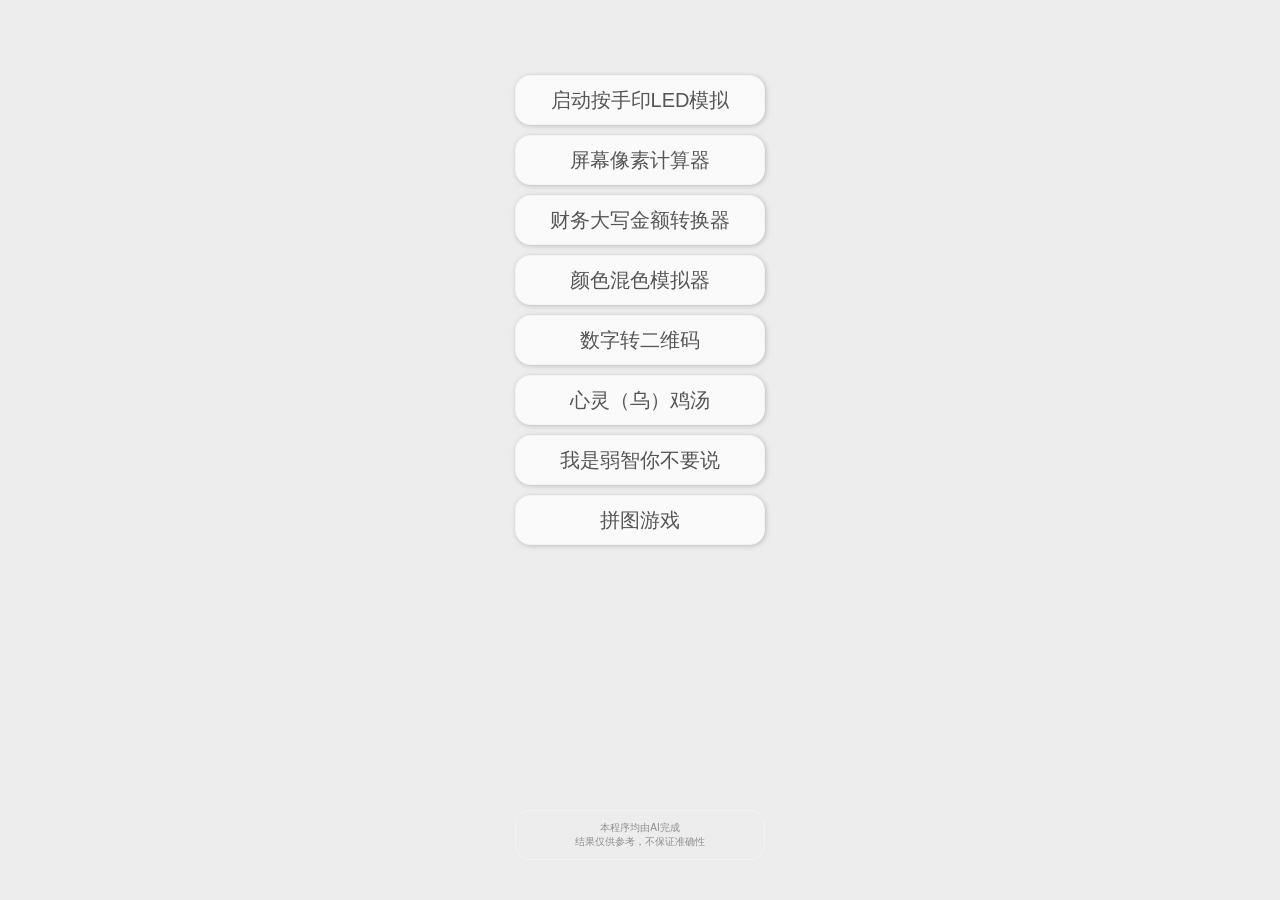
<file: index.html>
<!DOCTYPE html>
<html lang="zh-CN">

<head>
    <link rel="manifest" href="manifest.json">
    <link rel="apple-touch-icon" href="icon.png">
    <link rel="icon" href="icon.png" type="image/png">
    <meta charset="UTF-8">
    <meta name="viewport" content="width=device-width, initial-scale=1.0, maximum-scale=1.0, user-scalable=no">

    <meta name="apple-mobile-web-app-capable" content="yes">
    <meta name="apple-mobile-web-app-title" content="我的小程序">
    <meta name="apple-mobile-web-app-status-bar-style" content="default">    

    <link rel="stylesheet" href="style.css">

    <title>我的小程序</title>

    <style>
        .container {
            /* 确保页面高度可以被自然撑长，而不是锁死在屏幕高度，允许上下滑动 */
            min-height: 100vh; 
            height: auto; 
            padding-bottom: 30px; /* 给页面最底下留一点呼吸空间 */
        }
        
        .button-group {
            /* 强制在按钮堆的下方留出 40px 的安全距离 */
            margin-bottom: 40px; 
        }

        .footer-box {
            /* 如果你的容器用了 flex 布局，这行能把说明框永远推到最下面 */
            margin-top: auto; 
            /* 防止屏幕太小时，这个说明框被暴力压缩变形 */
            flex-shrink: 0; 
        }
    </style>

</head>

<body>

    <div class="container">
        <h1 class="header-title"></h1>

        <div class="button-group">
            <a href="./start_video/start_video.html" class="nav-btn">启动按手印LED模拟</a>
            <a href="./screen/screen.html" class="nav-btn">屏幕像素计算器</a>
            <a href="./rmb/rmb.html" class="nav-btn">财务大写金额转换器</a>
            <a href="./color_mixer/color_mixer.html" class="nav-btn">颜色混色模拟器</a>
            <a href="./number_to_qr/number_to_qr.html" class="nav-btn">数字转二维码</a>
            <a href="./chicken_soup/chicken_soup.html" class="nav-btn">心灵（乌）鸡汤</a>
            <a href="./ruozhiba/ruozhiba.html" class="nav-btn">我是弱智你不要说</a>
            <a href="https://filef2073d0352ff.v4.h5sys.cn/play/vd9mvS2d" class="nav-btn">拼图游戏</a>
        </div>

        <div class="footer-box">
            <p>本程序均由AI完成<br>
            结果仅供参考，不保证准确性</p>
        </div>
    </div>

    <script>
      if ('serviceWorker' in navigator) {
        navigator.serviceWorker.register('./sw.js');
      }
    </script>

</body>
</html>
</file>
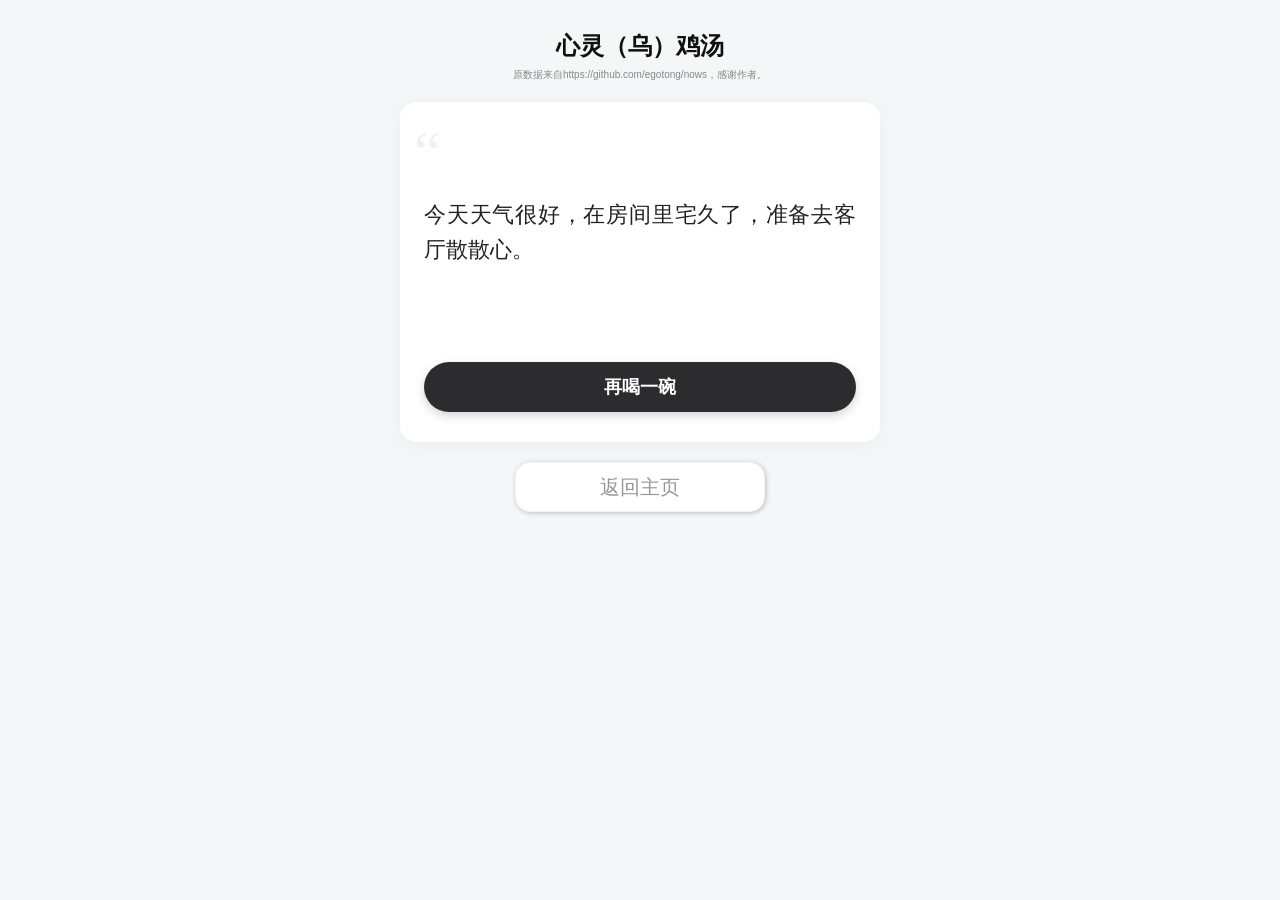
<file: chicken_soup/chicken_soup.html>
<!DOCTYPE html>
<html lang="zh-CN">

<head>
    <link rel="manifest" href="../manifest.json">
    <link rel="apple-touch-icon" href="../icon.png">
    <link rel="icon" href="../icon.png" type="image/png">
    <meta charset="UTF-8">
    <meta name="viewport" content="width=device-width, initial-scale=1.0, maximum-scale=1.0, user-scalable=no">

    <meta name="apple-mobile-web-app-capable" content="yes">
    <meta name="apple-mobile-web-app-title" content="我的小程序">
    <meta name="apple-mobile-web-app-status-bar-style" content="default">    

    <link rel="stylesheet" href="../style.css">

    <title>心灵（乌）鸡汤</title>
    
    <style>
        /* 基础重置与规范 */
        * {
            box-sizing: border-box;
            margin: 0;
            padding: 0;
        }

        body {
            background-color: #f5f6f8; /* 浅灰背景色 */
            font-family: -apple-system, BlinkMacSystemFont, "Segoe UI", Roboto, "Helvetica Neue", Arial, sans-serif;
            color: #333;
            display: flex;
            flex-direction: column;
            align-items: center;
            justify-content: flex-start;
            min-height: 100vh;
            padding: 30px 15px;
        }

        /* 外部主标题 */
        .main-title {
            font-size: 24px;
            font-weight: 600;
            text-align: center;
            margin-bottom: 20px;
            color: #111;
            width: 100%;
        }

        /* 主体卡片容器 */
        .card {
            background-color: #fff;
            border-radius: 16px;
            box-shadow: 0 4px 20px rgba(0, 0, 0, 0.04);
            padding: 30px 24px;
            width: 100%;
            max-width: 480px;
            display: flex;
            flex-direction: column;
            align-items: center;
        }

        /* 鸡汤文本展示区 */
        .quote-box {
            width: 100%;
            min-height: 200px; 
            display: flex;
            flex-direction: column;
            justify-content: center; 
            align-items: flex-start;
            margin-bottom: 30px;
            position: relative;
        }

        /* 装饰性引号背景 */
        .quote-mark {
            font-size: 60px;
            color: #f0f0f0;
            font-family: Georgia, serif;
            line-height: 1;
            position: absolute;
            top: -10px;
            left: -10px;
            z-index: 0;
        }

        .quote-text {
            font-size: 22px;
            line-height: 1.6;
            color: #222;
            font-weight: 500;
            text-align: justify; 
            transition: opacity 0.4s ease;
            opacity: 1;
            z-index: 1;
            position: relative;
            width: 100%;
        }

        .quote-text.fade-out {
            opacity: 0;
        }

        /* 按钮组 */
        .button-group {
            width: 100%;
            display: flex;
            flex-direction: column;
            gap: 15px;
        }

        /* 核心按钮样式 */
        .btn {
            width: 100%;
            height: 50px;
            border-radius: 25px; /* 药丸形状 */
            font-size: 18px;
            font-weight: 600;
            display: flex;
            justify-content: center;
            align-items: center;
            cursor: pointer;
            transition: all 0.2s ease;
            outline: none;
            text-decoration: none;
            -webkit-tap-highlight-color: transparent;
        }

        /* 主要按钮（再喝一碗） */
        .primary-btn {
            background-color: #2c2c2e;
            color: #fff;
            border: none;
            box-shadow: 0 4px 10px rgba(44, 44, 46, 0.2);
        }

        .primary-btn:active {
            transform: scale(0.96);
            background-color: #1a1a1b;
        }

        /* 返回按钮 */
        .back-btn {
            margin-top: 20px;
            width: 250px;
            height: 50px;
            font-size: 20px;
            color: rgb(150, 150, 150);
            background-color: #fff;
            border: 1px solid rgb(243, 243, 243);
            border-radius: 15px; 
            box-shadow: 1px 1px 5px rgb(191, 191, 191); 
            display: flex;
            justify-content: center;
            align-items: center;
            text-decoration: none;
        }

        .back-btn:active { 
            background-color: #f0f0f0; 
            transform: translateY(2px);
        }

    </style>
</head>
<body>

    <h1 class="main-title">
        心灵（乌）鸡汤
        <span style="display: block; font-size: 10px; color: #888; font-weight: 400; margin-top: 6px;">原数据来自https://github.com/egotong/nows，感谢作者。</span>
    </h1>

    <div class="card">
        
        <div class="quote-box">
            <div class="quote-mark">“</div>
            <div id="quote-text" class="quote-text">正在熬制鸡汤...</div>
        </div>

        <div class="button-group">
            <button id="refresh-btn" class="btn primary-btn">再喝一碗</button>
        </div>

    </div>

    <a href="../index.html" class="back-btn">返回主页</a>

    <script src="data.js"></script>

    <script>
        const quoteElement = document.getElementById('quote-text');
        const refreshBtn = document.getElementById('refresh-btn');

        function generateQuote() {
            // 防止快速连点导致文字闪烁异常
            refreshBtn.style.pointerEvents = 'none';
            quoteElement.classList.add('fade-out');

            setTimeout(() => {
                // 安全检查：确保 data.js 成功加载并且有数据
                if (typeof soulQuotes !== 'undefined' && soulQuotes.length > 0) {
                    const randomIndex = Math.floor(Math.random() * soulQuotes.length);
                    quoteElement.innerText = soulQuotes[randomIndex];
                } else {
                    quoteElement.innerText = "网络开小差了，获取数据失败...";
                }
                
                quoteElement.classList.remove('fade-out');
                
                // 等待淡入动画完成后，恢复按钮点击
                setTimeout(() => {
                    refreshBtn.style.pointerEvents = 'auto';
                }, 400);

            }, 300); // 这里的 300ms 是等待 CSS fade-out 动画变透明的时间
        }

        refreshBtn.addEventListener('click', generateQuote);
        
        // 页面加载完成后自动生成第一句话
        window.onload = generateQuote;
    </script>
</body>
</html>
</file>
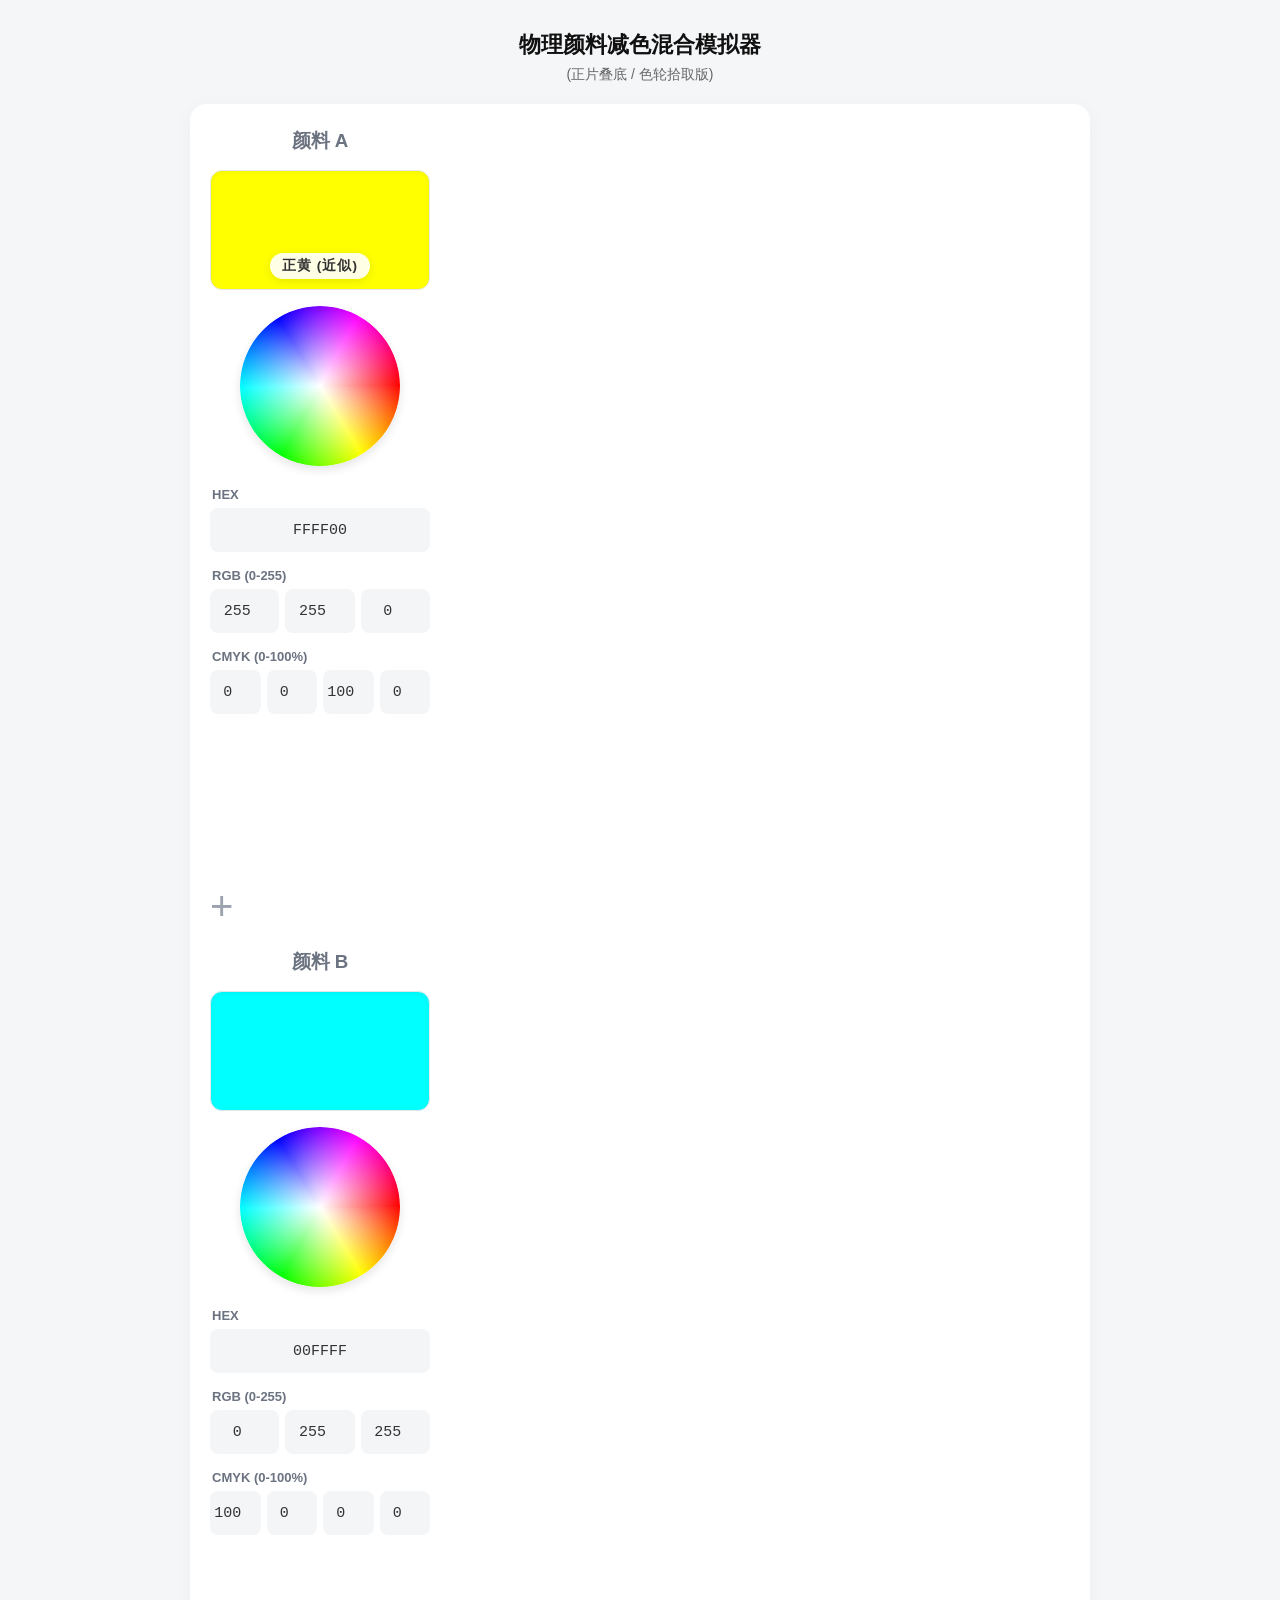
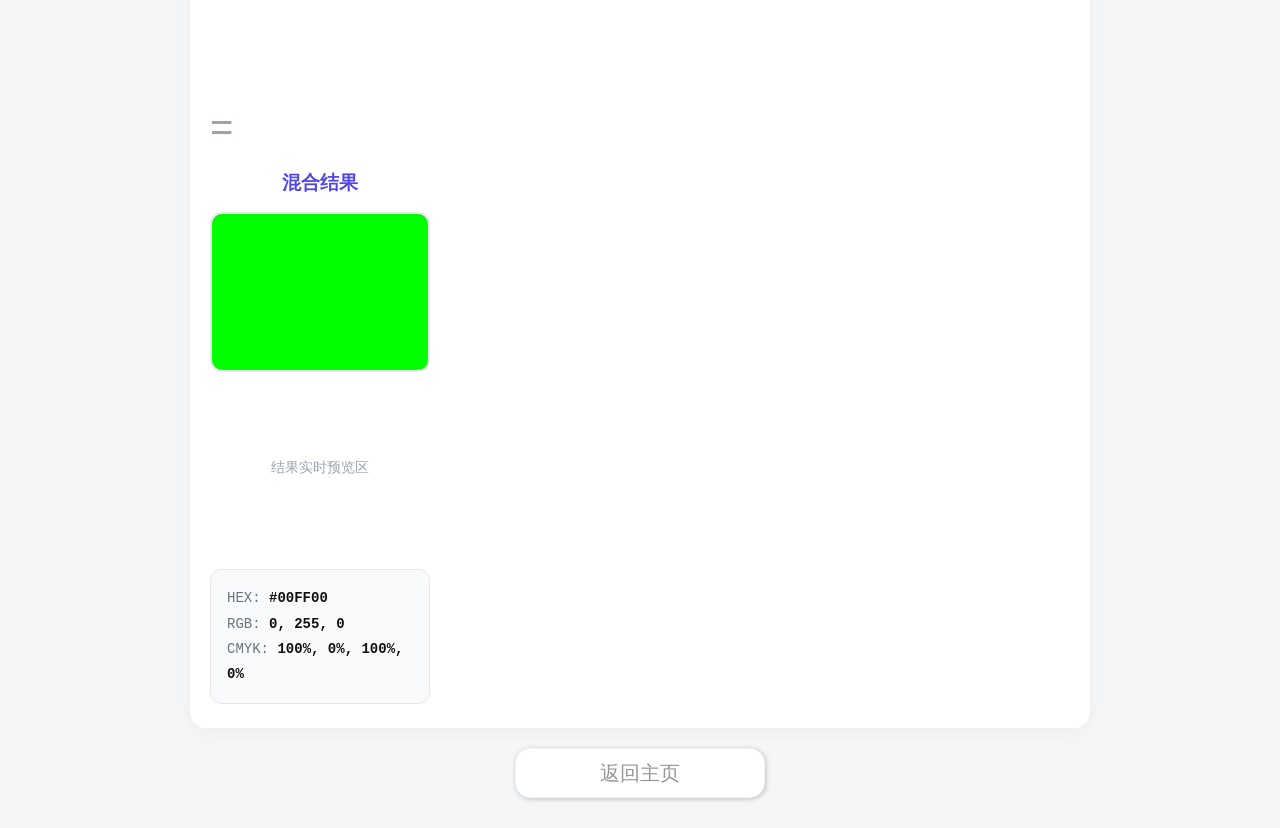
<file: color_mixer/color_mixer.html>
<!DOCTYPE html>
<html lang="zh-CN">

<head>
    <link rel="manifest" href="../manifest.json">
    <link rel="apple-touch-icon" href="../icon.png">
    <link rel="icon" href="../icon.png" type="image/png">
    <meta charset="UTF-8">
    <meta name="viewport" content="width=device-width, initial-scale=1.0, maximum-scale=1.0, user-scalable=no">

    <meta name="apple-mobile-web-app-capable" content="yes">
    <meta name="apple-mobile-web-app-title" content="我的小程序">
    <meta name="apple-mobile-web-app-status-bar-style" content="default">    

    <link rel="stylesheet" href="../style.css">

    <title>物理颜料减色混合模拟器</title>
    
    <style>
        /* 基础重置与规范 */
        * {
            box-sizing: border-box;
            margin: 0;
            padding: 0;
        }

        :root {
            --primary: #4F46E5;
            --bg: #f5f6f8;
            --card-bg: #FFFFFF;
            --text-main: #111111;
            --text-light: #6B7280;
            --border: #E5E7EB;
        }

        body {
            font-family: -apple-system, BlinkMacSystemFont, "Segoe UI", Roboto, "Helvetica Neue", Arial, sans-serif;
            background-color: var(--bg);
            color: var(--text-main);
            display: flex;
            flex-direction: column;
            align-items: center;
            justify-content: flex-start;
            min-height: 100vh;
            padding: 30px 15px;
        }

        /* 外部主标题 */
        .main-title {
            font-size: 22px;
            font-weight: 600;
            text-align: center;
            margin-bottom: 20px;
            color: #111;
            line-height: 1.4;
            width: 100%;
        }

        .main-title span {
            font-size: 14px;
            font-weight: 400;
            color: #666;
            display: block;
            margin-top: 4px;
        }

        /* 主体卡片容器 */
        .container {
            background: var(--card-bg);
            padding: 24px 20px;
            border-radius: 16px;
            box-shadow: 0 4px 20px rgba(0, 0, 0, 0.04);
            display: flex;
            gap: 20px;
            align-items: flex-start;
            justify-content: center;
            width: 100%;
            max-width: 900px; /* 适配 PC 端横向排列的最大宽度 */
            flex-wrap: wrap; /* 允许在小屏幕上折行 */
        }

        /* 颜色面板 */
        .color-panel {
            display: flex;
            flex-direction: column;
            gap: 1rem;
            width: 220px;
            align-items: center;
            flex: 1 1 auto; /* 允许弹性缩放 */
            max-width: 320px;
        }

        .preview-box {
            width: 100%;
            height: 120px;
            border-radius: 12px;
            border: 1px solid var(--border);
            box-shadow: inset 0 2px 4px rgba(0,0,0,0.04);
            transition: background-color 0.3s ease;
            position: relative;
            display: flex;
            align-items: flex-end;
            justify-content: center;
            padding-bottom: 10px;
        }

        .color-name-badge {
            background: rgba(255, 255, 255, 0.9);
            backdrop-filter: blur(4px);
            padding: 4px 12px;
            border-radius: 20px;
            font-size: 0.85rem;
            font-weight: 600;
            color: #333;
            box-shadow: 0 2px 8px rgba(0,0,0,0.1);
            letter-spacing: 1px;
            text-align: center;
            max-width: 90%;
            overflow: hidden;
            text-overflow: ellipsis;
            white-space: nowrap;
        }

        /* 色轮样式 */
        .color-wheel {
            border-radius: 50%;
            cursor: crosshair;
            box-shadow: 0 4px 10px rgba(0,0,0,0.1);
            margin-bottom: 5px;
            transition: transform 0.2s;
            /* 禁用移动端长按选中文本/图片 */
            -webkit-touch-callout: none;
            -webkit-user-select: none;
            user-select: none;
        }
        .color-wheel:active {
            transform: scale(0.95);
        }

        .result-preview {
            height: 160px;
            border: 2px solid var(--border);
        }

        /* ---------------- 输入框排版 ---------------- */
        .input-group {
            width: 100%;
            display: flex;
            flex-direction: column;
            gap: 6px;
        }

        .input-group label {
            font-size: 13px;
            font-weight: 600;
            color: var(--text-light);
            text-transform: uppercase;
            margin-left: 2px;
        }

        /* 移动端友好的大输入框 */
        .hex-input, .multi-inputs input {
            width: 100%;
            height: 44px; /* 增加高度适合触摸 */
            background-color: #f4f5f7;
            border: 1px solid transparent;
            border-radius: 8px;
            font-family: ui-monospace, monospace;
            font-size: 15px;
            text-align: center;
            color: #333;
            outline: none;
            transition: all 0.2s ease;
        }

        .multi-inputs input {
            padding: 0;
        }

        .hex-input:focus, .multi-inputs input:focus {
            background-color: #fff;
            border-color: #007aff;
            box-shadow: 0 0 0 3px rgba(0, 122, 255, 0.1);
        }

        .multi-inputs {
            display: flex;
            gap: 6px;
        }

        /* 运算符号 */
        .math-symbol {
            font-size: 2.5rem;
            font-weight: 300;
            color: #9CA3AF;
            margin-top: 150px; 
            display: flex;
            align-items: center;
            justify-content: center;
        }

        .result-data {
            width: 100%;
            background: #F9FAFB;
            padding: 16px;
            border-radius: 12px;
            border: 1px solid var(--border);
            font-family: ui-monospace, monospace;
            font-size: 14px;
            color: var(--text-light);
            line-height: 1.8;
        }
        
        .result-data span {
            color: var(--text-main);
            font-weight: 600;
        }

        /* 返回按钮 */
        .back-btn {
            margin-top: 20px;
            width: 250px;
            height: 50px;
            font-size: 20px;
            color: rgb(150, 150, 150);
            background-color: #fff;
            border: 1px solid rgb(243, 243, 243);
            border-radius: 15px; 
            box-shadow: 1px 1px 5px rgb(191, 191, 191); 
            display: flex;
            justify-content: center;
            align-items: center;
            text-decoration: none;
        }

        .back-btn:active { 
            background-color: #f0f0f0; 
            transform: translateY(2px);
        }

        /* ---------------- 移动端专属适配 ---------------- */
        @media (max-width: 768px) {
            .container {
                flex-direction: column;
                align-items: center;
                gap: 10px;
            }
            .color-panel {
                width: 100%;
            }
            .math-symbol {
                margin-top: 0;
                margin: 5px 0;
                transform: rotate(90deg); /* 手机竖屏时，加号和等号旋转更好看 */
            }
        }
    </style>
</head>
<body>

    <h1 class="main-title">
        物理颜料减色混合模拟器
        <span> (正片叠底 / 色轮拾取版)</span>
    </h1>

    <div class="container">
        <div class="color-panel" id="panelA">
            <h3 style="margin:0; color: var(--text-light);">颜料 A</h3>
            <div class="preview-box" id="previewA">
                <div class="color-name-badge" id="nameA" title="识别中...">识别中...</div>
            </div>
            
            <canvas width="160" height="160" class="color-wheel" data-panel="A"></canvas>

            <div class="input-group">
                <label>Hex</label>
                <input type="text" class="hex-input hex" value="FFFF00" maxlength="6" data-panel="A">
            </div>
            <div class="input-group">
                <label>RGB (0-255)</label>
                <div class="multi-inputs">
                    <input type="number" class="rgb-r" value="255" min="0" max="255" data-panel="A">
                    <input type="number" class="rgb-g" value="255" min="0" max="255" data-panel="A">
                    <input type="number" class="rgb-b" value="0" min="0" max="255" data-panel="A">
                </div>
            </div>
            <div class="input-group">
                <label>CMYK (0-100%)</label>
                <div class="multi-inputs">
                    <input type="number" class="cmyk-c" value="0" min="0" max="100" data-panel="A">
                    <input type="number" class="cmyk-m" value="0" min="0" max="100" data-panel="A">
                    <input type="number" class="cmyk-y" value="100" min="0" max="100" data-panel="A">
                    <input type="number" class="cmyk-k" value="0" min="0" max="100" data-panel="A">
                </div>
            </div>
        </div>

        <div class="math-symbol">+</div>

        <div class="color-panel" id="panelB">
            <h3 style="margin:0; color: var(--text-light);">颜料 B</h3>
            <div class="preview-box" id="previewB">
                <div class="color-name-badge" id="nameB" title="识别中...">识别中...</div>
            </div>

            <canvas width="160" height="160" class="color-wheel" data-panel="B"></canvas>
            
            <div class="input-group">
                <label>Hex</label>
                <input type="text" class="hex-input hex" value="00FFFF" maxlength="6" data-panel="B">
            </div>
            <div class="input-group">
                <label>RGB (0-255)</label>
                <div class="multi-inputs">
                    <input type="number" class="rgb-r" value="0" min="0" max="255" data-panel="B">
                    <input type="number" class="rgb-g" value="255" min="0" max="255" data-panel="B">
                    <input type="number" class="rgb-b" value="255" min="0" max="255" data-panel="B">
                </div>
            </div>
            <div class="input-group">
                <label>CMYK (0-100%)</label>
                <div class="multi-inputs">
                    <input type="number" class="cmyk-c" value="100" min="0" max="100" data-panel="B">
                    <input type="number" class="cmyk-m" value="0" min="0" max="100" data-panel="B">
                    <input type="number" class="cmyk-y" value="0" min="0" max="100" data-panel="B">
                    <input type="number" class="cmyk-k" value="0" min="0" max="100" data-panel="B">
                </div>
            </div>
        </div>

        <div class="math-symbol">=</div>

        <div class="color-panel">
            <h3 style="margin:0; color: var(--primary);">混合结果</h3>
            <div class="preview-box result-preview" id="previewResult">
                <div class="color-name-badge" id="nameResult" title="识别中...">识别中...</div>
            </div>
            <div style="height: 160px; margin-bottom: 5px; display:flex; align-items:center; justify-content:center;">
                 <span style="font-size: 0.85rem; color: #9CA3AF;">结果实时预览区</span>
            </div>
            
            <div class="result-data">
                <div>HEX: <span id="resHex">#---</span></div>
                <div>RGB: <span id="resRgb">---, ---, ---</span></div>
                <div>CMYK: <span id="resCmyk">---, ---, ---, ---</span></div>
            </div>
        </div>
    </div>

    <a href="../index.html" class="back-btn">返回主页</a>

<script>
    // 词典保持之前扩充的80+颜色版本
    const colorDictionary = [
        {name: "纯黑", r: 0, g: 0, b: 0}, {name: "纯白", r: 255, g: 255, b: 255},
        {name: "深灰", r: 105, g: 105, b: 105}, {name: "中灰", r: 128, g: 128, b: 128}, 
        {name: "浅灰", r: 211, g: 211, b: 211}, {name: "银灰", r: 192, g: 192, b: 192}, {name: "碳灰", r: 54, g: 69, b: 79},
        {name: "正红", r: 255, g: 0, b: 0}, {name: "朱红", r: 255, g: 69, b: 0}, 
        {name: "暗红/勃艮第红", r: 128, g: 0, b: 32}, {name: "酒红", r: 114, g: 47, b: 55}, {name: "砖红", r: 178, g: 34, b: 34},
        {name: "洋红/品红", r: 255, g: 0, b: 255}, {name: "玫红", r: 228, g: 0, b: 127}, 
        {name: "粉红", r: 255, g: 192, b: 203}, {name: "樱花粉", r: 255, g: 183, b: 197}, 
        {name: "珊瑚红", r: 255, g: 127, b: 80}, {name: "三文鱼粉", r: 250, g: 128, b: 114}, {name: "荧光粉", r: 255, g: 20, b: 147},
        {name: "正黄", r: 255, g: 255, b: 0}, {name: "橙色/橘黄", r: 255, g: 165, b: 0}, 
        {name: "深橙", r: 255, g: 140, b: 0}, {name: "柠檬黄", r: 255, g: 250, b: 205}, 
        {name: "金黄", r: 255, g: 215, b: 0}, {name: "芥末黄", r: 255, g: 219, b: 88}, 
        {name: "拿坡里黄", r: 250, g: 218, b: 94}, {name: "土黄", r: 205, g: 133, b: 63},
        {name: "纯绿", r: 0, g: 128, b: 0}, {name: "翠绿", r: 0, g: 255, b: 127}, 
        {name: "草绿", r: 124, g: 252, b: 0}, {name: "黄绿/嫩绿", r: 154, g: 205, b: 50},
        {name: "墨绿", r: 0, g: 100, b: 0}, {name: "橄榄绿", r: 128, g: 128, b: 0}, 
        {name: "薄荷绿", r: 152, g: 255, b: 152}, {name: "孔雀绿", r: 0, g: 168, b: 107}, 
        {name: "军绿", r: 75, g: 83, b: 32}, {name: "荧光绿", r: 57, g: 255, b: 20},
        {name: "纯蓝", r: 0, g: 0, b: 255}, {name: "青色/湖蓝", r: 0, g: 255, b: 255}, 
        {name: "天蓝", r: 135, g: 206, b: 235}, {name: "钴蓝", r: 0, g: 71, b: 171},
        {name: "藏青", r: 0, g: 0, b: 128}, {name: "宝蓝", r: 65, g: 105, b: 225}, 
        {name: "浅蓝", r: 173, g: 216, b: 230}, {name: "深海蓝", r: 0, g: 43, b: 54},
        {name: "普鲁士蓝", r: 0, g: 49, b: 83}, {name: "水军蓝", r: 0, g: 119, b: 190},
        {name: "青花蓝", r: 29, g: 41, b: 81}, {name: "矢车菊蓝", r: 100, g: 149, b: 237},
        {name: "纯紫", r: 128, g: 0, b: 128}, {name: "紫罗兰", r: 138, g: 43, b: 226}, 
        {name: "丁香紫", r: 200, g: 162, b: 200}, {name: "蓝紫", r: 114, g: 80, b: 180}, 
        {name: "电光紫/荧光紫", r: 186, g: 0, b: 255}, {name: "深紫/暗紫", r: 48, g: 25, b: 52},
        {name: "紫红", r: 199, g: 21, b: 133},
        {name: "标准肤色/肉色", r: 255, g: 224, b: 189}, {name: "白皙肤色", r: 255, g: 239, b: 213}, 
        {name: "粉嫩肤色", r: 255, g: 218, b: 185}, {name: "阴影肤色", r: 233, g: 150, b: 122}, 
        {name: "小麦肤色", r: 210, g: 180, b: 140}, {name: "浅棕色", r: 160, g: 82, b: 45},
        {name: "棕色/褐色", r: 139, g: 69, b: 19}, {name: "深褐/巧克力", r: 123, g: 63, b: 0},
        {name: "赭石", r: 204, g: 119, b: 34}, {name: "焦茶色", r: 101, g: 67, b: 33},
        {name: "德国灰", r: 77, g: 93, b: 83}, {name: "战舰灰", r: 132, g: 132, b: 130}, 
        {name: "沙漠黄", r: 237, g: 201, b: 175}, {name: "卡其色", r: 195, g: 176, b: 145}, 
        {name: "雾霾蓝", r: 112, g: 128, b: 144}, {name: "豆沙绿", r: 136, g: 171, b: 138}, 
        {name: "奶茶色", r: 210, g: 180, b: 140}, {name: "藕荷色", r: 224, g: 176, b: 255},
        {name: "灰紫", r: 150, g: 120, b: 182}, {name: "枪铁色(近似)", r: 42, g: 52, b: 57},
        {name: "香槟金(近似)", r: 247, g: 231, b: 206}, {name: "高达白(近似)", r: 244, g: 244, b: 244}
    ];

    function getNearestColorName(r, g, b) {
        let minDistance = Infinity;
        let nearestName = "未知";
        for (let color of colorDictionary) {
            let distance = Math.pow(r - color.r, 2) + Math.pow(g - color.g, 2) + Math.pow(b - color.b, 2);
            if (distance < minDistance) {
                minDistance = distance;
                nearestName = color.name;
            }
        }
        return nearestName;
    }

    function hexToRgb(hex) {
        let h = hex.replace('#', '');
        if(h.length === 3) h = [...h].map(x => x + x).join('');
        return {
            r: parseInt(h.substring(0, 2), 16),
            g: parseInt(h.substring(2, 4), 16),
            b: parseInt(h.substring(4, 6), 16)
        };
    }

    function rgbToHex(r, g, b) {
        return ((1 << 24) + (r << 16) + (g << 8) + b).toString(16).slice(1).toUpperCase();
    }

    function rgbToCmyk(r, g, b) {
        let c = 1 - (r / 255);
        let m = 1 - (g / 255);
        let y = 1 - (b / 255);
        let k = Math.min(c, m, y);
        if (k === 1) return { c: 0, m: 0, y: 0, k: 100 };
        c = Math.round(((c - k) / (1 - k)) * 100) || 0;
        m = Math.round(((m - k) / (1 - k)) * 100) || 0;
        y = Math.round(((y - k) / (1 - k)) * 100) || 0;
        k = Math.round(k * 100) || 0;
        return { c, m, y, k };
    }

    function cmykToRgb(c, m, y, k) {
        c = c / 100; m = m / 100; y = y / 100; k = k / 100;
        let r = Math.round(255 * (1 - c) * (1 - k));
        let g = Math.round(255 * (1 - m) * (1 - k));
        let b = Math.round(255 * (1 - y) * (1 - k));
        return { r, g, b };
    }

    const state = {
        A: { r: 255, g: 255, b: 0 },
        B: { r: 0, g: 255, b: 255 }
    };

    function updateDOM(panelId, rgbObj) {
        const panel = document.getElementById(`panel${panelId}`);
        const cmykObj = rgbToCmyk(rgbObj.r, rgbObj.g, rgbObj.b);
        const hexStr = rgbToHex(rgbObj.r, rgbObj.g, rgbObj.b);

        document.getElementById(`preview${panelId}`).style.backgroundColor = `#${hexStr}`;
        const colorName = getNearestColorName(rgbObj.r, rgbObj.g, rgbObj.b);
        const nameDisplay = colorName + (colorName === "未知" ? "" : " (近似)");
        
        const badge = document.getElementById(`name${panelId}`);
        badge.innerText = nameDisplay;
        badge.title = nameDisplay;
        
        panel.querySelector('.hex').value = hexStr;
        panel.querySelector('.rgb-r').value = rgbObj.r;
        panel.querySelector('.rgb-g').value = rgbObj.g;
        panel.querySelector('.rgb-b').value = rgbObj.b;
        panel.querySelector('.cmyk-c').value = cmykObj.c;
        panel.querySelector('.cmyk-m').value = cmykObj.m;
        panel.querySelector('.cmyk-y').value = cmykObj.y;
        panel.querySelector('.cmyk-k').value = cmykObj.k;
    }

    function updateResult() {
        const mixR = Math.round((state.A.r * state.B.r) / 255);
        const mixG = Math.round((state.A.g * state.B.g) / 255);
        const mixB = Math.round((state.A.b * state.B.b) / 255);

        const mixHex = rgbToHex(mixR, mixG, mixB);
        const mixCmyk = rgbToCmyk(mixR, mixG, mixB);

        document.getElementById('previewResult').style.backgroundColor = `#${mixHex}`;
        
        const resName = getNearestColorName(mixR, mixG, mixB);
        const resDisplay = resName + " (近似)";
        const resBadge = document.getElementById('nameResult');
        resBadge.innerText = resDisplay;
        resBadge.title = resDisplay;

        document.getElementById('resHex').innerText = `#${mixHex}`;
        document.getElementById('resRgb').innerText = `${mixR}, ${mixG}, ${mixB}`;
        document.getElementById('resCmyk').innerText = `${mixCmyk.c}%, ${mixCmyk.m}%, ${mixCmyk.y}%, ${mixCmyk.k}%`;
    }

    function handleInput(e) {
        const target = e.target;
        const panelId = target.dataset.panel;
        const panel = document.getElementById(`panel${panelId}`);
        
        try {
            if (target.classList.contains('hex')) {
                const hexVal = target.value;
                if (/^[0-9A-Fa-f]{6}$/.test(hexVal) || /^[0-9A-Fa-f]{3}$/.test(hexVal)) {
                    state[panelId] = hexToRgb(hexVal);
                } else return;
            } 
            else if (target.className.includes('rgb-')) {
                const r = parseInt(panel.querySelector('.rgb-r').value) || 0;
                const g = parseInt(panel.querySelector('.rgb-g').value) || 0;
                const b = parseInt(panel.querySelector('.rgb-b').value) || 0;
                if(r>=0&&r<=255 && g>=0&&g<=255 && b>=0&&b<=255) state[panelId] = { r, g, b };
                else return;
            }
            else if (target.className.includes('cmyk-')) {
                const c = parseInt(panel.querySelector('.cmyk-c').value) || 0;
                const m = parseInt(panel.querySelector('.cmyk-m').value) || 0;
                const y = parseInt(panel.querySelector('.cmyk-y').value) || 0;
                const k = parseInt(panel.querySelector('.cmyk-k').value) || 0;
                if(c>=0&&c<=100 && m>=0&&m<=100 && y>=0&&y<=100 && k>=0&&k<=100) state[panelId] = cmykToRgb(c, m, y, k);
                else return;
            }

            updateDOM(panelId, state[panelId]);
            updateResult();
        } catch (err) {}
    }

    // 绘制交互式色轮
    function initColorWheels() {
        document.querySelectorAll('.color-wheel').forEach(canvas => {
            const ctx = canvas.getContext('2d', { willReadFrequently: true });
            const radius = canvas.width / 2;
            const centerX = radius;
            const centerY = radius;

            for(let angle = 0; angle <= 360; angle += 1) {
                const startAngle = (angle - 2) * Math.PI / 180;
                const endAngle = angle * Math.PI / 180;
                ctx.beginPath();
                ctx.moveTo(centerX, centerY);
                ctx.arc(centerX, centerY, radius, startAngle, endAngle);
                ctx.closePath();
                ctx.fillStyle = `hsl(${angle}, 100%, 50%)`;
                ctx.fill();
            }

            const grad = ctx.createRadialGradient(centerX, centerY, 0, centerX, centerY, radius);
            grad.addColorStop(0, 'rgba(255,255,255,1)');
            grad.addColorStop(1, 'rgba(255,255,255,0)');
            ctx.fillStyle = grad;
            ctx.beginPath();
            ctx.arc(centerX, centerY, radius, 0, Math.PI * 2);
            ctx.fill();

            // 支持触摸和鼠标拾色
            function pickColor(e) {
                e.preventDefault(); // 防止滚动
                let clientX, clientY;
                
                if (e.touches) {
                    clientX = e.touches[0].clientX;
                    clientY = e.touches[0].clientY;
                } else {
                    if (e.type === 'mousemove' && e.buttons !== 1) return;
                    clientX = e.clientX;
                    clientY = e.clientY;
                }

                const rect = canvas.getBoundingClientRect();
                const x = clientX - rect.left;
                const y = clientY - rect.top;
                
                const dx = x - centerX;
                const dy = y - centerY;
                if (dx * dx + dy * dy > radius * radius) return;

                const pixel = ctx.getImageData(x, y, 1, 1).data;
                const panelId = canvas.dataset.panel;
                
                state[panelId] = { r: pixel[0], g: pixel[1], b: pixel[2] };
                updateDOM(panelId, state[panelId]);
                updateResult();
            }

            canvas.addEventListener('mousedown', pickColor);
            canvas.addEventListener('mousemove', pickColor);
            canvas.addEventListener('touchstart', pickColor, {passive: false});
            canvas.addEventListener('touchmove', pickColor, {passive: false});
        });
    }

    document.querySelectorAll('input').forEach(input => {
        input.addEventListener('input', handleInput);
    });

    // 初始化运行
    initColorWheels();
    updateDOM('A', state.A);
    updateDOM('B', state.B);
    updateResult();
</script>
</body>
</html>
</file>
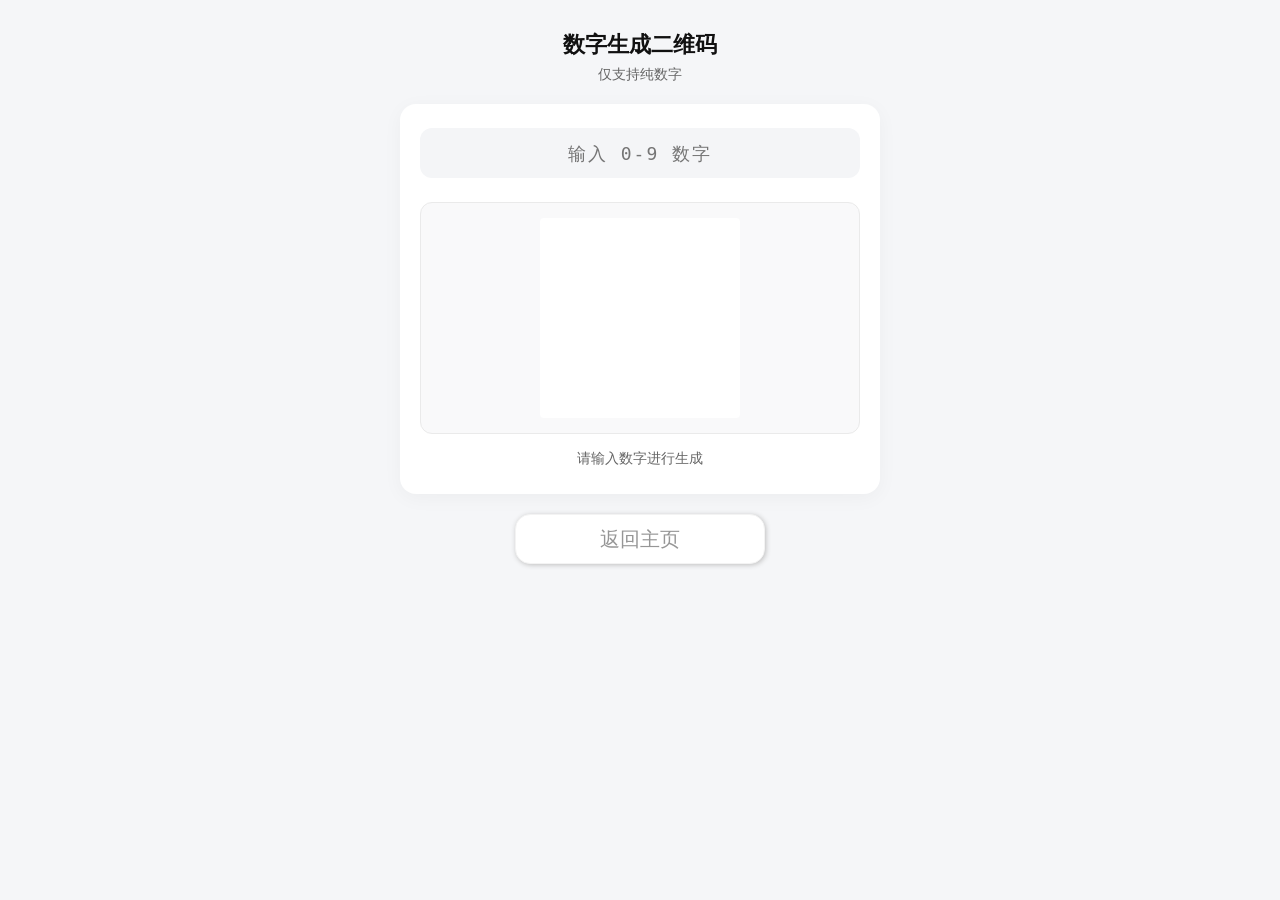
<file: number_to_qr/number_to_qr.html>
<!DOCTYPE html>
<html lang="zh-CN">

<head>
    <link rel="manifest" href="../manifest.json">
    <link rel="apple-touch-icon" href="../icon.png">
    <link rel="icon" href="../icon.png" type="image/png">
    <meta charset="UTF-8">
    <meta name="viewport" content="width=device-width, initial-scale=1.0, maximum-scale=1.0, user-scalable=no">

    <meta name="apple-mobile-web-app-capable" content="yes">
    <meta name="apple-mobile-web-app-title" content="我的小程序">
    <meta name="apple-mobile-web-app-status-bar-style" content="default">    

    <link rel="stylesheet" href="../style.css">

    <title>数字生成二维码</title>
    
    <style>
        /* 基础重置与规范 */
        * {
            box-sizing: border-box;
            margin: 0;
            padding: 0;
        }

        body {
            background-color: #f5f6f8; /* 浅灰背景色 */
            font-family: -apple-system, BlinkMacSystemFont, "Segoe UI", Roboto, "Helvetica Neue", Arial, sans-serif;
            color: #333;
            display: flex;
            flex-direction: column;
            align-items: center;
            justify-content: flex-start;
            min-height: 100vh;
            padding: 30px 15px;
        }

        /* 外部主标题 */
        .main-title {
            font-size: 22px;
            font-weight: 600;
            text-align: center;
            margin-bottom: 20px;
            color: #111;
            width: 100%;
            line-height: 1.4;
        }

        .main-title span {
            font-size: 14px;
            font-weight: 400;
            color: #666;
            display: block;
            margin-top: 4px;
        }

        /* 主体卡片容器 */
        .card {
            background-color: #fff;
            border-radius: 16px;
            box-shadow: 0 4px 20px rgba(0, 0, 0, 0.04);
            padding: 24px 20px;
            width: 100%;
            max-width: 480px;
            display: flex;
            flex-direction: column;
            align-items: center;
        }

        /* 输入框样式 */
        input[type="text"] {
            width: 100%;
            height: 50px;
            background-color: #f4f5f7;
            border: 1px solid transparent;
            border-radius: 12px;
            padding: 0 16px;
            font-size: 18px;
            color: #333;
            font-family: monospace;
            letter-spacing: 2px;
            text-align: center;
            outline: none;
            transition: all 0.2s ease;
        }

        input[type="text"]:focus {
            background-color: #fff;
            border-color: #007aff;
            box-shadow: 0 0 0 3px rgba(0, 122, 255, 0.1);
        }

        /* 二维码展示区包装 */
        .canvas-wrapper {
            margin-top: 24px;
            padding: 15px;
            background-color: #f9f9fa;
            border-radius: 12px;
            border: 1px solid #eaeaea;
            display: flex;
            justify-content: center;
            align-items: center;
            width: 100%;
        }

        canvas {
            background: white;
            max-width: 100%;
            height: auto;
            border-radius: 4px;
            display: block; /* 去除底部间隙 */
        }

        /* 状态提示 */
        .status {
            margin-top: 16px;
            font-size: 14px;
            color: #666;
            min-height: 20px;
            text-align: center;
            font-weight: 500;
            width: 100%;
            word-break: break-all;
        }

        /* 返回按钮 */
        .back-btn {
            margin-top: 20px;
            width: 250px;
            height: 50px;
            font-size: 20px;
            color: rgb(150, 150, 150);
            background-color: #fff;
            border: 1px solid rgb(243, 243, 243);
            border-radius: 15px; 
            box-shadow: 1px 1px 5px rgb(191, 191, 191); 
            display: flex;
            justify-content: center;
            align-items: center;
            text-decoration: none;
        }

        .back-btn:active { 
            background-color: #f0f0f0; 
            transform: translateY(2px);
        }

    </style>
</head>
<body>

    <h1 class="main-title">
        数字生成二维码
        <span>仅支持纯数字</span>
    </h1>

    <div class="card">
        <input type="text" id="numInput" placeholder="输入 0-9 数字" maxlength="255" inputmode="numeric">
        
        <div class="canvas-wrapper">
            <canvas id="qrCanvas" width="200" height="200"></canvas>
        </div>
        
        <div class="status" id="statusMsg">请输入数字进行生成</div>
    </div>

    <a href="../index.html" class="back-btn">返回主页</a>

<script>
/**
 * 纯原生 JavaScript 二维码生成器 (核心修复版)
 * 仅支持 Numeric 模式，Version 1-5，EC Level L (7%)
 * 最大支持容量: 255 位纯数字
 */

const QRCodeNative = (function() {
    // 伽罗瓦域运算表 GF(2^8)
    const GEXP = new Array(512);
    const GLOG = new Array(256);
    (function initGF() {
        let x = 1;
        for (let i = 0; i < 255; i++) {
            GEXP[i] = x;
            GLOG[x] = i;
            x <<= 1;
            if (x & 0x100) x ^= 0x11D; 
        }
        for (let i = 255; i < 512; i++) GEXP[i] = GEXP[i - 255];
    })();

    function getBestVersion(length) {
        const NUM_CAPACITY = [0, 41, 77, 127, 187, 255];
        for (let v = 1; v <= 5; v++) {
            if (length <= NUM_CAPACITY[v]) return v;
        }
        return -1;
    }

    function pushBits(arr, val, len) {
        for (let i = len - 1; i >= 0; i--) arr.push((val >>> i) & 1);
    }

    function encodeData(text, version) {
        const bits = [];
        pushBits(bits, 1, 4); // 数字模式
        pushBits(bits, text.length, 10); // 字符长度指示符

        for (let i = 0; i < text.length; i += 3) {
            const remaining = text.length - i;
            if (remaining >= 3) pushBits(bits, parseInt(text.substr(i, 3), 10), 10);
            else if (remaining === 2) pushBits(bits, parseInt(text.substr(i, 2), 10), 7);
            else pushBits(bits, parseInt(text.substr(i, 1), 10), 4);
        }

        const sizes = [0, 19, 34, 55, 80, 108]; 
        const totalDataBits = sizes[version] * 8;
        const remainingBits = totalDataBits - bits.length;
        
        if (remainingBits > 0) pushBits(bits, 0, Math.min(4, remainingBits));
        while (bits.length % 8 !== 0) bits.push(0);

        const padLen = sizes[version] - bits.length / 8;
        for (let i = 0; i < padLen; i++) {
            pushBits(bits, (i % 2 === 0) ? 0xEC : 0x11, 8);
        }
        return bits;
    }

    function getGeneratorPoly(degree) {
        let poly = [1];
        for (let i = 0; i < degree; i++) {
            const nextPoly = new Array(poly.length + 1).fill(0);
            for (let j = 0; j < poly.length; j++) {
                nextPoly[j] ^= poly[j];
                if (poly[j] !== 0) {
                    const logVal = (GLOG[poly[j]] + i) % 255;
                    nextPoly[j + 1] ^= GEXP[logVal];
                }
            }
            poly = nextPoly;
        }
        return poly;
    }

    function calculateEC(dataBits, version) {
        const totalBytesArr = [0, 26, 44, 70, 100, 134]; 
        const dataCount = [0, 19, 34, 55, 80, 108][version];
        const ecCount = totalBytesArr[version] - dataCount;

        const dataBytes = [];
        for (let i = 0; i < dataBits.length; i += 8) {
            let b = 0;
            for (let j = 0; j < 8; j++) b = (b << 1) | (dataBits[i + j] || 0);
            dataBytes.push(b);
        }

        const ecBytes = new Array(ecCount).fill(0);
        const generator = getGeneratorPoly(ecCount);

        for (let i = 0; i < dataCount; i++) {
            const factor = dataBytes[i] ^ ecBytes[0];
            ecBytes.shift();
            ecBytes.push(0);
            if (factor !== 0) {
                for (let j = 0; j < ecCount; j++) {
                    ecBytes[j] ^= GEXP[(GLOG[generator[j + 1]] + GLOG[factor]) % 255];
                }
            }
        }
        return { dataBytes, ecBytes };
    }

    function createMatrix(version, dataBytes, ecBytes) {
        const size = version * 4 + 17;
        const matrix = Array(size).fill(null).map(() => Array(size).fill(null));
        const reserved = Array(size).fill(null).map(() => Array(size).fill(false));

        // 1. 定位图案
        const placeFinder = (r, c) => {
            for (let i = 0; i < 7; i++) {
                for (let j = 0; j < 7; j++) {
                    matrix[r + i][c + j] = (i===0||i===6||j===0||j===6||(i>=2&&i<=4&&j>=2&&j<=4)) ? 1 : 0;
                    reserved[r + i][c + j] = true;
                }
            }
        };
        
        // 2. 定位图案的白色保护区 (Separator)
        const placeSeparators = () => {
            for (let i = 0; i < 8; i++) {
                // 左上
                matrix[7][i] = 0; reserved[7][i] = true;
                matrix[i][7] = 0; reserved[i][7] = true;
                // 右上
                matrix[7][size - 1 - i] = 0; reserved[7][size - 1 - i] = true;
                matrix[i][size - 8] = 0; reserved[i][size - 8] = true;
                // 左下
                matrix[size - 8][i] = 0; reserved[size - 8][i] = true;
                matrix[size - 1 - i][7] = 0; reserved[size - 1 - i][7] = true;
            }
        };

        placeFinder(0, 0);
        placeFinder(size - 7, 0);
        placeFinder(0, size - 7);
        placeSeparators();

        // 3. 校正图案
        if (version >= 2) {
            const centers = [[], [], [6, 18], [6, 22], [6, 26], [6, 30]][version];
            for (let r of centers) {
                for (let c of centers) {
                    if (!reserved[r][c]) {
                        for (let i = 0; i < 5; i++) {
                            for (let j = 0; j < 5; j++) {
                                matrix[r - 2 + i][c - 2 + j] = (i===0||i===4||j===0||j===4||(i===2&&j===2)) ? 1 : 0;
                                reserved[r - 2 + i][c - 2 + j] = true;
                            }
                        }
                    }
                }
            }
        }

        // 4. 定时图案
        for (let i = 8; i < size - 8; i++) {
            if (matrix[6][i] === null) { matrix[6][i] = i % 2 === 0 ? 1 : 0; reserved[6][i] = true; }
            if (matrix[i][6] === null) { matrix[i][6] = i % 2 === 0 ? 1 : 0; reserved[i][6] = true; }
        }

        // 5. 暗模块
        const darkRow = 4 * version + 9;
        matrix[darkRow][8] = 1;
        reserved[darkRow][8] = true;

        // 6. 预留格式信息空间
        const coords1 = [[8,0],[8,1],[8,2],[8,3],[8,4],[8,5],[8,7],[8,8],[7,8],[5,8],[4,8],[3,8],[2,8],[1,8],[0,8]];
        const coords2 = [[size-1,8],[size-2,8],[size-3,8],[size-4,8],[size-5,8],[size-6,8],[size-7,8],[8,size-8],[8,size-7],[8,size-6],[8,size-5],[8,size-4],[8,size-3],[8,size-2],[8,size-1]];
        for (let pos of [...coords1, ...coords2]) reserved[pos[0]][pos[1]] = true;

        // 7. 填入数据 (Zig-Zag)
        const allBytes = [...dataBytes, ...ecBytes];
        let byteIdx = 0, bitIdx = 0, dirUp = true, col = size - 1;

        while (col > 0) {
            if (col === 6) col--; 
            for (let i = 0; i < size; i++) {
                const r = dirUp ? size - 1 - i : i;
                for (let c = 0; c < 2; c++) {
                    const currentCol = col - c;
                    if (!reserved[r][currentCol]) {
                        let bit = 0;
                        if (byteIdx < allBytes.length) {
                            bit = (allBytes[byteIdx] >>> (7 - bitIdx)) & 1;
                            bitIdx++;
                            if (bitIdx === 8) { bitIdx = 0; byteIdx++; }
                        }
                        matrix[r][currentCol] = bit;
                    }
                }
            }
            dirUp = !dirUp;
            col -= 2;
        }

        // 8. 应用全局掩码
        for (let r = 0; r < size; r++) {
            for (let c = 0; c < size; c++) {
                if (matrix[r][c] === null) matrix[r][c] = 0; 
                if (reserved[r][c]) continue; 
                if ((r + c) % 2 === 0) matrix[r][c] ^= 1;
            }
        }

        // 9. 写入正确的格式信息位序
        const formatVal = 0x77C4; 
        for (let i = 0; i < 15; i++) {
            const bit = (formatVal >> (14 - i)) & 1;
            matrix[coords1[i][0]][coords1[i][1]] = bit;
            matrix[coords2[i][0]][coords2[i][1]] = bit;
        }

        return matrix;
    }

    return {
        generate: function(text) {
            if (!/^[0-9]+$/.test(text)) throw new Error("输入受限，仅支持纯数字");
            const version = getBestVersion(text.length);
            if (version === -1) throw new Error("输入过长，当前极简版最大支持 255 位数字");
            
            const dataBits = encodeData(text, version);
            const { dataBytes, ecBytes } = calculateEC(dataBits, version);
            const matrix = createMatrix(version, dataBytes, ecBytes);
            
            return { matrix, version };
        }
    };
})();

// UI 渲染
const canvas = document.getElementById('qrCanvas');
const ctx = canvas.getContext('2d');
const input = document.getElementById('numInput');
const status = document.getElementById('statusMsg');

function render() {
    const text = input.value.trim();
    ctx.clearRect(0, 0, canvas.width, canvas.height);

    if (!text) {
        status.style.color = "#666";
        status.textContent = "请输入数字进行生成";
        return;
    }

    try {
        const qr = QRCodeNative.generate(text);
        const matrix = qr.matrix;
        const size = matrix.length;
        
        const padding = 10;
        const availableSize = canvas.width - padding * 2;
        const moduleSize = Math.floor(availableSize / size);
        const offset = (canvas.width - moduleSize * size) / 2;

        ctx.fillStyle = "#ffffff";
        ctx.fillRect(0, 0, canvas.width, canvas.height);
        
        ctx.fillStyle = "#000000";
        for (let r = 0; r < size; r++) {
            for (let c = 0; c < size; c++) {
                if (matrix[r][c] === 1) {
                    ctx.fillRect(offset + c * moduleSize, offset + r * moduleSize, moduleSize, moduleSize);
                }
            }
        }
        status.style.color = "#16a34a"; // 成功绿
        status.textContent = `✅ 生成成功 (版本 ${qr.version}, ${text.length} 位数字)`;
    } catch (e) {
        status.style.color = "#ff3b30"; // 错误红
        status.textContent = "❌ 错误: " + e.message;
    }
}

// 监听输入
let renderTimer;
input.addEventListener('input', () => {
    clearTimeout(renderTimer);
    renderTimer = setTimeout(render, 300);
});

// 初始化如果是刷新页面带有数值时自动生成
if(input.value) render();

</script>
</body>
</html>
</file>
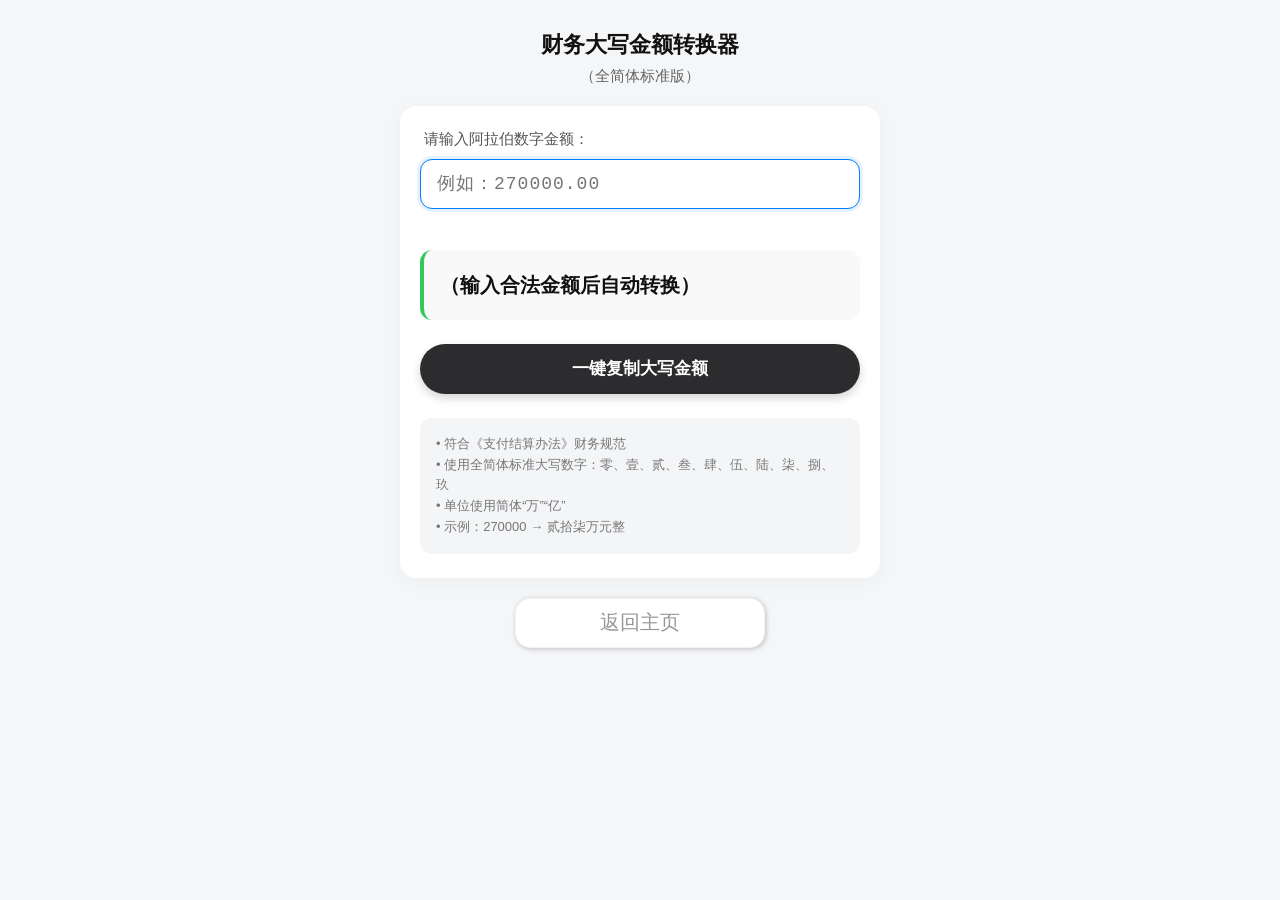
<file: rmb/rmb.html>
<!DOCTYPE html>
<html lang="zh-CN">

<head>
    <link rel="manifest" href="../manifest.json">
    <link rel="apple-touch-icon" href="../icon.png">
    <link rel="icon" href="../icon.png" type="image/png">
    <meta charset="UTF-8">
    <meta name="viewport" content="width=device-width, initial-scale=1.0, maximum-scale=1.0, user-scalable=no">

    <meta name="apple-mobile-web-app-capable" content="yes">
    <meta name="apple-mobile-web-app-title" content="我的小程序">
    <meta name="apple-mobile-web-app-status-bar-style" content="default">    

    <link rel="stylesheet" href="../style.css">

    <title>财务大写金额转换器</title>
    
    <style>
        /* 基础重置与规范 */
        * {
            box-sizing: border-box;
            margin: 0;
            padding: 0;
        }

        body {
            background-color: #f5f6f8; /* 浅灰背景色 */
            font-family: -apple-system, BlinkMacSystemFont, "Segoe UI", Roboto, "Helvetica Neue", Arial, sans-serif;
            color: #333;
            display: flex;
            flex-direction: column;
            align-items: center;
            justify-content: flex-start;
            min-height: 100vh;
            padding: 30px 15px;
        }

        /* 外部主标题 */
        .main-title {
            font-size: 22px;
            font-weight: 600;
            text-align: center;
            margin-bottom: 20px;
            color: #111;
            width: 100%;
            line-height: 1.4;
        }

        .main-title span {
            font-size: 15px;
            font-weight: 400;
            color: #666;
            display: block;
            margin-top: 4px;
        }

        /* 主体卡片容器 */
        .card {
            background-color: #fff;
            border-radius: 16px;
            box-shadow: 0 4px 20px rgba(0, 0, 0, 0.04);
            padding: 24px 20px;
            width: 100%;
            max-width: 480px;
        }

        label {
            display: block;
            font-size: 15px;
            font-weight: 500;
            color: #555;
            margin-bottom: 10px;
            margin-left: 4px;
        }

        /* 输入框样式 */
        input[type="text"] {
            width: 100%;
            height: 50px;
            background-color: #f4f5f7;
            border: 1px solid transparent;
            border-radius: 12px;
            padding: 0 16px;
            font-size: 18px;
            color: #333;
            font-family: "Courier New", monospace;
            letter-spacing: 1px;
            outline: none;
            transition: all 0.2s ease;
        }

        input[type="text"]:focus {
            background-color: #fff;
            border-color: #007aff;
            box-shadow: 0 0 0 3px rgba(0, 122, 255, 0.1);
        }

        /* 错误提示 */
        .error {
            color: #ff3b30;
            font-size: 13px;
            margin-top: 8px;
            margin-left: 4px;
            min-height: 18px;
        }

        /* 结果展示框 */
        .result-box {
            margin-top: 15px;
            padding: 20px 16px;
            background-color: #f9f9fa;
            border-radius: 12px;
            border-left: 4px solid #34c759; /* 左侧绿色标记条 */
            min-height: 70px;
            font-size: 20px;
            font-weight: 700;
            color: #111;
            word-break: break-all;
            line-height: 1.4;
            display: flex;
            align-items: center;
        }

        /* 复制按钮 */
        .btn {
            width: 100%;
            height: 50px;
            background-color: #2c2c2e;
            color: #fff;
            border: none;
            border-radius: 25px; /* 药丸形状 */
            font-size: 17px;
            font-weight: 600;
            margin-top: 24px;
            cursor: pointer;
            transition: all 0.1s ease;
            box-shadow: 0 4px 10px rgba(44, 44, 46, 0.2);
            /* 移除移动端点击高亮 */
            -webkit-tap-highlight-color: transparent; 
        }

        .btn:active {
            transform: scale(0.96);
            background-color: #1a1a1b;
        }

        /* 底部说明区 */
        .hint {
            font-size: 13px;
            color: #777;
            margin-top: 24px;
            line-height: 1.6;
            background-color: #f4f5f7;
            padding: 16px;
            border-radius: 12px;
        }

        /* 返回按钮 */
        .back-btn {
            margin-top: 20px;
            width: 250px;
            height: 50px;
            font-size: 20px;
            color: rgb(150, 150, 150);
            background-color: #fff;
            border: 1px solid rgb(243, 243, 243);
            border-radius: 15px; 
            box-shadow: 1px 1px 5px rgb(191, 191, 191); 
            display: flex;
            justify-content: center;
            align-items: center;
            text-decoration: none;
        }

        .back-btn:active { 
            background-color: #f0f0f0; 
            transform: translateY(2px);
        }

    </style>
</head>
<body>

    <h1 class="main-title">
        财务大写金额转换器
        <span>（全简体标准版）</span>
    </h1>

    <div class="card">
        <label for="amount">请输入阿拉伯数字金额：</label>
        <input type="text" id="amount" placeholder="例如：270000.00" autocomplete="off" autofocus>

        <div id="error" class="error"></div>

        <div class="result-box" id="result">（输入合法金额后自动转换）</div>

        <button class="btn" onclick="copyResult()">一键复制大写金额</button>

        <div class="hint">
            • 符合《支付结算办法》财务规范<br>
            • 使用全简体标准大写数字：零、壹、贰、叁、肆、伍、陆、柒、捌、玖<br>
            • 单位使用简体“万”“亿”<br>
            • 示例：270000 → 贰拾柒万元整
        </div>
    </div>

    <a href="../index.html" class="back-btn">返回主页</a>

    <script>
        // 全简体标准财务大写数字（中国大陆规范）
        const DIGITS = ['零', '壹', '贰', '叁', '肆', '伍', '陆', '柒', '捌', '玖'];
        const UNITS = ['', '拾', '佰', '仟'];
        const BIG_UNITS = ['', '万', '亿'];

        function convertIntegerPart(numStr) {
            if (numStr === '0') return '零';

            let reversed = numStr.split('').reverse().join('');
            let groups = [];
            for (let i = 0; i < reversed.length; i += 4) {
                groups.push(reversed.substr(i, 4).split('').reverse().join(''));
            }
            groups.reverse();

            let result = '';
            let hasNonZero = false;

            for (let i = 0; i < groups.length; i++) {
                const group = groups[i];
                const bigUnitIndex = groups.length - i - 1;
                const bigUnit = BIG_UNITS[bigUnitIndex] || '';

                let section = '';
                let hasNonZeroInSection = false;
                for (let j = 0; j < group.length; j++) {
                    const digit = parseInt(group[j], 10);
                    if (digit !== 0) {
                        if (section !== '' && section.charAt(section.length - 1) !== '零') {
                            let needZero = false;
                            for (let k = j - 1; k >= 0; k--) {
                                if (parseInt(group[k], 10) === 0) {
                                    needZero = true;
                                } else {
                                    break;
                                }
                            }
                            if (needZero) {
                                section += '零';
                            }
                        }
                        section += DIGITS[digit] + UNITS[group.length - j - 1];
                        hasNonZeroInSection = true;
                    }
                }

                if (hasNonZeroInSection) {
                    if (hasNonZero) {
                        let needZero = false;
                        for (let k = i - 1; k >= 0; k--) {
                            if (parseInt(groups[k].replace(/^0+/, '') || '0') === 0) {
                                needZero = true;
                            } else {
                                break;
                            }
                        }
                        if (needZero && result.charAt(result.length - 1) !== '零') {
                            result += '零';
                        }
                    }
                    result += section + bigUnit;
                    hasNonZero = true;
                }
            }

            if (result.startsWith('拾')) {
                result = '壹' + result;
            }

            return result || '零';
        }

        function toChineseAmount(amountStr) {
            amountStr = amountStr.trim();
            if (!/^\d+(\.\d{1,2})?$/.test(amountStr)) {
                throw new Error('请输入有效的非负金额（最多两位小数）');
            }

            let [intPart, decPart = ''] = amountStr.split('.');
            intPart = intPart.replace(/^0+/, '') || '0';
            decPart = decPart.padEnd(2, '0').slice(0, 2);

            if (intPart === '0' && decPart === '00') {
                return '零元整';
            }

            let result = convertIntegerPart(intPart) + '元';

            const jiao = parseInt(decPart[0], 10);
            const fen = parseInt(decPart[1], 10);

            if (jiao > 0) result += DIGITS[jiao] + '角';
            if (fen > 0) result += DIGITS[fen] + '分';

            if (jiao === 0 && fen === 0) {
                result += '整';
            }

            return result;
        }

        const inputEl = document.getElementById('amount');
        const resultEl = document.getElementById('result');
        const errorEl = document.getElementById('error');

        inputEl.addEventListener('input', () => {
            const val = inputEl.value;
            errorEl.textContent = '';
            if (val.trim() === '') {
                resultEl.textContent = '（输入合法金额后自动转换）';
                return;
            }
            try {
                const chinese = toChineseAmount(val);
                resultEl.textContent = chinese;
            } catch (e) {
                resultEl.textContent = '（输入合法金额后自动转换）';
                errorEl.textContent = e.message;
            }
        });

        function copyResult() {
            const text = resultEl.textContent;
            if (text.includes('（输入')) {
                alert('请先输入有效金额');
                return;
            }
            if (navigator.clipboard) {
                navigator.clipboard.writeText(text).then(() => {
                    alert('✅ 已复制：\n' + text);
                }).catch(() => fallbackCopy(text));
            } else {
                fallbackCopy(text);
            }
        }

        function fallbackCopy(text) {
            const ta = document.createElement('textarea');
            ta.value = text;
            ta.style.position = 'fixed';
            ta.style.opacity = '0';
            document.body.appendChild(ta);
            ta.select();
            document.execCommand('copy');
            document.body.removeChild(ta);
            alert('✅ 已复制：\n' + text);
        }
    </script>

</body>
</html>
</file>
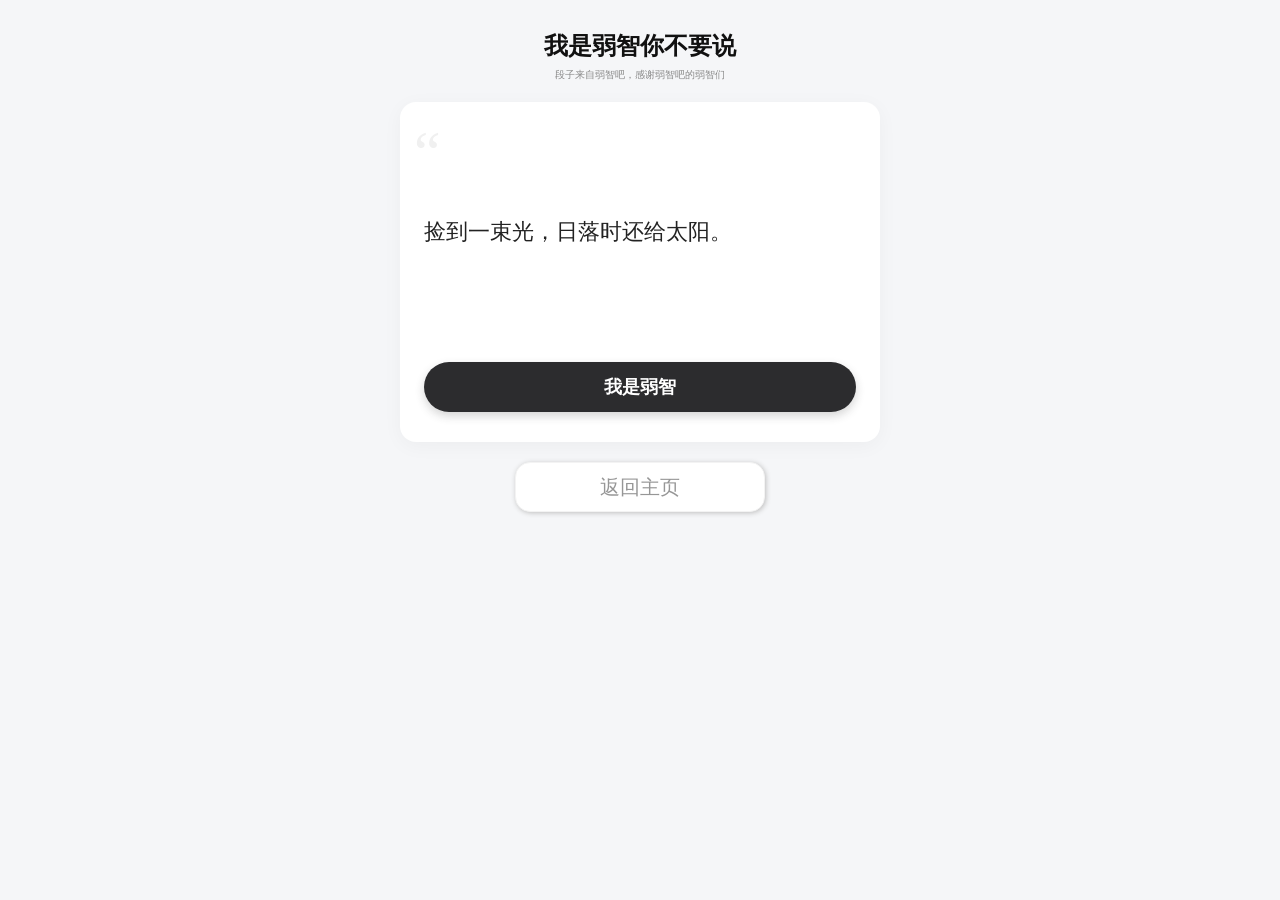
<file: ruozhiba/ruozhiba.html>
<!DOCTYPE html>
<html lang="zh-CN">

<head>
    <link rel="manifest" href="../manifest.json">
    <link rel="apple-touch-icon" href="../icon.png">
    <link rel="icon" href="../icon.png" type="image/png">
    <meta charset="UTF-8">
    <meta name="viewport" content="width=device-width, initial-scale=1.0, maximum-scale=1.0, user-scalable=no">

    <meta name="apple-mobile-web-app-capable" content="yes">
    <meta name="apple-mobile-web-app-title" content="我的小程序">
    <meta name="apple-mobile-web-app-status-bar-style" content="default">    

    <link rel="stylesheet" href="../style.css">

    <title>我是弱智你不要说</title>
    
    <style>
        /* 基础重置与规范 */
        * {
            box-sizing: border-box;
            margin: 0;
            padding: 0;
        }

        body {
            background-color: #f5f6f8; /* 浅灰背景色 */
            font-family: -apple-system, BlinkMacSystemFont, "Segoe UI", Roboto, "Helvetica Neue", Arial, sans-serif;
            color: #333;
            display: flex;
            flex-direction: column;
            align-items: center;
            justify-content: flex-start;
            min-height: 100vh;
            padding: 30px 15px;
        }

        /* 外部主标题 */
        .main-title {
            font-size: 24px;
            font-weight: 600;
            text-align: center;
            margin-bottom: 20px;
            color: #111;
            width: 100%;
        }

        /* 主体卡片容器 */
        .card {
            background-color: #fff;
            border-radius: 16px;
            box-shadow: 0 4px 20px rgba(0, 0, 0, 0.04);
            padding: 30px 24px;
            width: 100%;
            max-width: 480px;
            display: flex;
            flex-direction: column;
            align-items: center;
        }

        /* 鸡汤文本展示区 */
        .quote-box {
            width: 100%;
            min-height: 200px; 
            display: flex;
            flex-direction: column;
            justify-content: center; 
            align-items: flex-start;
            margin-bottom: 30px;
            position: relative;
        }

        /* 装饰性引号背景 */
        .quote-mark {
            font-size: 60px;
            color: #f0f0f0;
            font-family: Georgia, serif;
            line-height: 1;
            position: absolute;
            top: -10px;
            left: -10px;
            z-index: 0;
        }

        .quote-text {
            font-size: 22px;
            line-height: 1.6;
            color: #222;
            font-weight: 500;
            text-align: justify; 
            transition: opacity 0.4s ease;
            opacity: 1;
            z-index: 1;
            position: relative;
            width: 100%;
        }

        .quote-text.fade-out {
            opacity: 0;
        }

        /* 按钮组 */
        .button-group {
            width: 100%;
            display: flex;
            flex-direction: column;
            gap: 15px;
        }

        /* 核心按钮样式 */
        .btn {
            width: 100%;
            height: 50px;
            border-radius: 25px; /* 药丸形状 */
            font-size: 18px;
            font-weight: 600;
            display: flex;
            justify-content: center;
            align-items: center;
            cursor: pointer;
            transition: all 0.2s ease;
            outline: none;
            text-decoration: none;
            -webkit-tap-highlight-color: transparent;
        }

        /* 主要按钮（再喝一碗） */
        .primary-btn {
            background-color: #2c2c2e;
            color: #fff;
            border: none;
            box-shadow: 0 4px 10px rgba(44, 44, 46, 0.2);
        }

        .primary-btn:active {
            transform: scale(0.96);
            background-color: #1a1a1b;
        }

        /* 返回按钮 */
        .back-btn {
            margin-top: 20px;
            width: 250px;
            height: 50px;
            font-size: 20px;
            color: rgb(150, 150, 150);
            background-color: #fff;
            border: 1px solid rgb(243, 243, 243);
            border-radius: 15px; 
            box-shadow: 1px 1px 5px rgb(191, 191, 191); 
            display: flex;
            justify-content: center;
            align-items: center;
            text-decoration: none;
        }

        .back-btn:active { 
            background-color: #f0f0f0; 
            transform: translateY(2px);
        }

    </style>
</head>
<body>

    <h1 class="main-title">
        我是弱智你不要说
        <span style="display: block; font-size: 10px; color: #888; font-weight: 400; margin-top: 6px;">段子来自弱智吧，感谢弱智吧的弱智们</span>
    </h1>

    <div class="card">
        
        <div class="quote-box">
            <div class="quote-mark">“</div>
            <div id="quote-text" class="quote-text">你是弱智吗？...</div>
        </div>

        <div class="button-group">
            <button id="refresh-btn" class="btn primary-btn">我是弱智</button>
        </div>

    </div>

    <a href="../index.html" class="back-btn">返回主页</a>

    <script src="data.js"></script>

    <script>
        const quoteElement = document.getElementById('quote-text');
        const refreshBtn = document.getElementById('refresh-btn');

        function generateQuote() {
            // 防止快速连点导致文字闪烁异常
            refreshBtn.style.pointerEvents = 'none';
            quoteElement.classList.add('fade-out');

            setTimeout(() => {
                // 安全检查：确保 data.js 成功加载并且有数据
                if (typeof soulQuotes !== 'undefined' && soulQuotes.length > 0) {
                    const randomIndex = Math.floor(Math.random() * soulQuotes.length);
                    quoteElement.innerText = soulQuotes[randomIndex];
                } else {
                    quoteElement.innerText = "网络开小差了，获取数据失败...";
                }
                
                quoteElement.classList.remove('fade-out');
                
                // 等待淡入动画完成后，恢复按钮点击
                setTimeout(() => {
                    refreshBtn.style.pointerEvents = 'auto';
                }, 400);

            }, 300); // 这里的 300ms 是等待 CSS fade-out 动画变透明的时间
        }

        refreshBtn.addEventListener('click', generateQuote);
        
        // 页面加载完成后自动生成第一句话
        window.onload = generateQuote;
    </script>
</body>
</html>
</file>
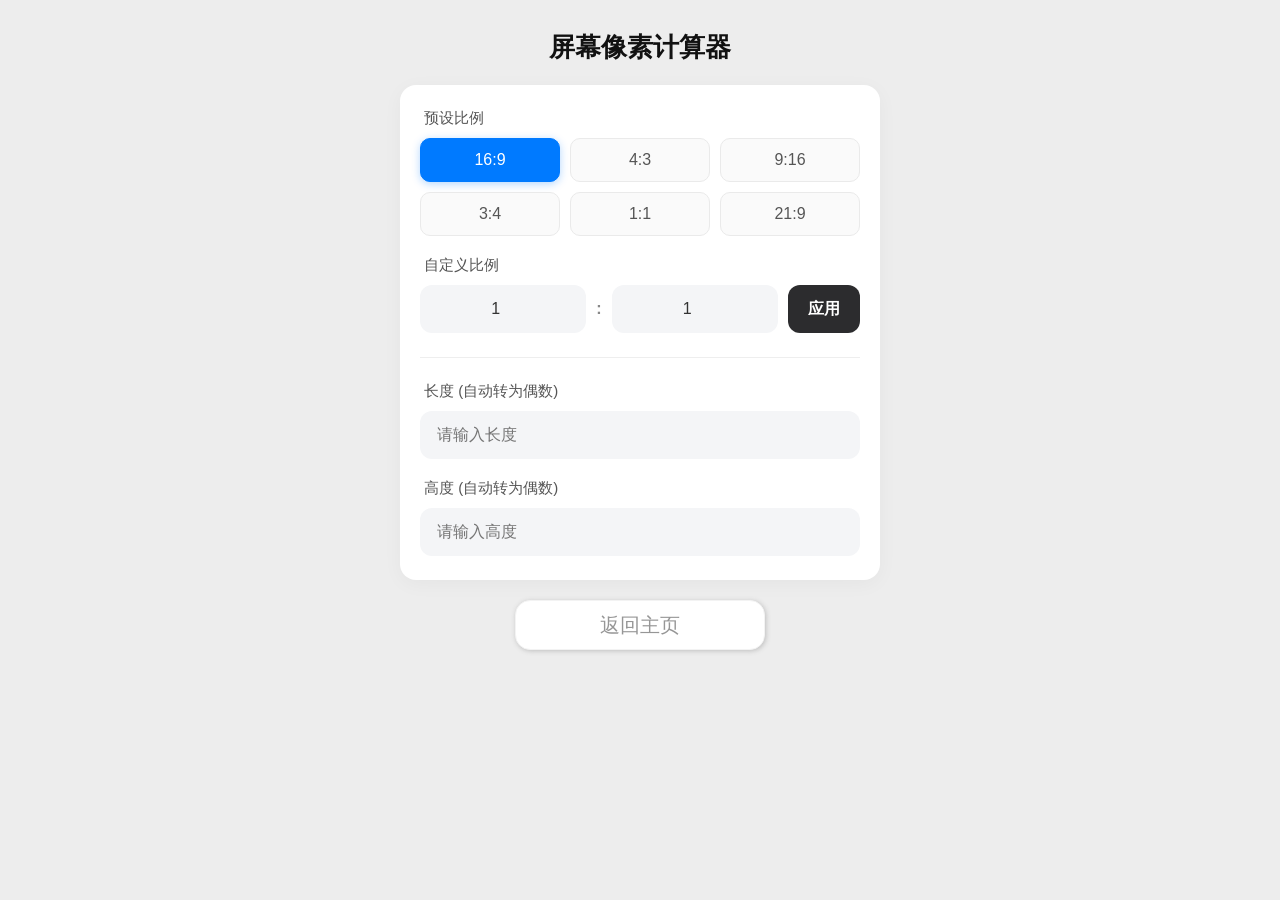
<file: screen/screen.html>
<!DOCTYPE html>
<html lang="zh-CN">

<head>
    <link rel="manifest" href="../manifest.json">
    <link rel="apple-touch-icon" href="../icon.png">
    <link rel="icon" href="../icon.png" type="image/png">
    <meta charset="UTF-8">
    <meta name="viewport" content="width=device-width, initial-scale=1.0, maximum-scale=1.0, user-scalable=no">

    <meta name="apple-mobile-web-app-capable" content="yes">
    <meta name="apple-mobile-web-app-title" content="我的小程序">
    <meta name="apple-mobile-web-app-status-bar-style" content="default">    

    <link rel="stylesheet" href="../style.css">

    <title>屏幕像素计算器</title>
    
    <style>
        /* 基础重置与规范 */
        * {
            box-sizing: border-box;
            margin: 0;
            padding: 0;
        }

        body {
            background-color: rgb(237, 237, 237);
            font-family: -apple-system, BlinkMacSystemFont, "Segoe UI", Roboto, "Helvetica Neue", Arial, sans-serif;
            color: #333;
            display: flex;
            flex-direction: column; /* 让内部元素上下垂直排列 */
            align-items: center;    /* 让内部元素水平居中 */
            justify-content: flex-start;
            min-height: 100vh;
            padding: 30px 15px;
        }

        /* 外部主标题 */
        .main-title {
            font-size: 26px;
            font-weight: 600;
            text-align: center;
            margin-bottom: 20px;
            color: #111;
            width: 100%;
        }

        /* 主体卡片容器 */
        #ratio-calculator {
            background-color: #fff;
            border-radius: 16px;
            box-shadow: 0 4px 20px rgba(0, 0, 0, 0.04);
            padding: 24px 20px;
            width: 100%;
            max-width: 480px;
            height: fit-content;
        }

        /* 表单组布局 */
        .form-group {
            margin-bottom: 20px;
        }

        .form-group label {
            display: block;
            font-size: 15px;
            font-weight: 500;
            color: #555;
            margin-bottom: 10px;
            margin-left: 4px;
        }

        /* 预设比例按钮：使用网格布局，完美适配手机 */
        .ratio-grid {
            display: grid;
            grid-template-columns: repeat(3, 1fr);
            gap: 10px;
        }

        .ratio-grid button {
            height: 44px;
            border-radius: 10px;
            border: 1px solid #eaeaea;
            background-color: #fafafa;
            color: #555;
            font-size: 16px;
            font-weight: 500;
            cursor: pointer;
            transition: all 0.2s ease;
            /* 移除移动端点击高亮 */
            -webkit-tap-highlight-color: transparent; 
        }

        .ratio-grid button:active {
            background-color: #f0f0f0;
            transform: scale(0.96);
        }

        .ratio-grid button.active {
            background-color: #007aff; /* 激活状态蓝色 */
            color: #fff;
            border-color: #007aff;
            box-shadow: 0 2px 8px rgba(0, 122, 255, 0.3);
        }

        /* 自定义比例区域 */
        .custom-ratio-row {
            display: flex;
            align-items: center;
            gap: 10px;
        }

        .custom-ratio-row span {
            font-weight: bold;
            color: #888;
        }

        /* 统一输入框样式 */
        input[type="number"] {
            height: 48px;
            background-color: #f4f5f7;
            border: 1px solid transparent;
            border-radius: 12px;
            padding: 0 16px;
            font-size: 16px;
            color: #333;
            outline: none;
            transition: all 0.2s ease;
            width: 100%;
        }

        /* 自定义比例里的小输入框居中显示 */
        .custom-ratio-row input[type="number"] {
            text-align: center;
            padding: 0 8px;
        }

        input[type="number"]:focus {
            background-color: #fff;
            border-color: #007aff;
            box-shadow: 0 0 0 3px rgba(0, 122, 255, 0.1);
        }

        /* 移动端应用按钮 */
        .apply-btn {
            height: 48px;
            padding: 0 20px;
            background-color: #2c2c2e;
            color: #fff;
            border: none;
            border-radius: 12px;
            font-size: 16px;
            font-weight: 600;
            cursor: pointer;
            transition: all 0.1s ease;
            white-space: nowrap;
        }

        .apply-btn:active {
            transform: scale(0.96);
            background-color: #1a1a1b;
        }

        /* 分割线 */
        .divider {
            height: 1px;
            background-color: #eee;
            margin: 24px 0;
            border: none;
        }

        /* ---------------- 返回按钮样式 ---------------- */
        .back-btn {
            margin-top: 20px;
            width: 250px;
            height: 50px;
            font-size: 20px;
            color: rgb(150, 150, 150);
            background-color: #fff;
            border: 1px solid rgb(243, 243, 243);
            border-radius: 15px; 
            box-shadow: 1px 1px 5px rgb(191, 191, 191); 
            display: flex;
            justify-content: center;
            align-items: center;
            text-decoration: none;
        }
        
        .back-btn:active { 
            background-color: #f0f0f0; 
            transform: translateY(2px);
        }

    </style>
</head>
<body>

    <h1 class="main-title">屏幕像素计算器</h1>

    <div id="ratio-calculator">
        
        <div class="form-group">
            <label>预设比例</label>
            <div class="ratio-grid" id="ratioButtons">
                <button data-ratio="16:9">16:9</button>
                <button data-ratio="4:3">4:3</button>
                <button data-ratio="9:16">9:16</button>
                <button data-ratio="3:4">3:4</button>
                <button data-ratio="1:1">1:1</button>
                <button data-ratio="21:9">21:9</button>
            </div>
        </div>

        <div class="form-group">
            <label>自定义比例</label>
            <div class="custom-ratio-row">
                <input type="number" id="customW" min="1" value="1" placeholder="宽">
                <span>:</span>
                <input type="number" id="customH" min="1" value="1" placeholder="高">
                <button class="apply-btn" onclick="applyCustomRatio()">应用</button>
            </div>
        </div>

        <hr class="divider">

        <div class="form-group">
            <label for="length">长度 (自动转为偶数)</label>
            <input type="number" id="length" min="0" placeholder="请输入长度">
        </div>
        
        <div class="form-group" style="margin-bottom: 0;">
            <label for="height">高度 (自动转为偶数)</label>
            <input type="number" id="height" min="0" placeholder="请输入高度">
        </div>

    </div>

    <a href="../index.html" class="back-btn">返回主页</a>

    <script>
        (function() {
            const container = document.getElementById('ratio-calculator');
            if (!container) return;

            const savedRatio = localStorage.getItem('lastRatio') || '16:9';
            let currentRatio = parseRatio(savedRatio);
            let isUpdating = false;
            
            // 记住用户最后修改的是哪个输入框
            let lastEdited = 'length'; 

            const lengthInput = container.querySelector('#length');
            const heightInput = container.querySelector('#height');
            const buttons = container.querySelectorAll('#ratioButtons button');

            function parseRatio(str) {
                const [w, h] = str.split(':').map(Number);
                return { w, h };
            }

            function saveRatio(ratioStr) {
                localStorage.setItem('lastRatio', ratioStr);
            }

            function setActiveButton(activeBtn) {
                buttons.forEach(b => b.classList.remove('active'));
                activeBtn.classList.add('active');
            }

            buttons.forEach(btn => {
                btn.addEventListener('click', () => {
                    const ratioStr = btn.dataset.ratio;
                    currentRatio = parseRatio(ratioStr);
                    saveRatio(ratioStr);
                    setActiveButton(btn);
                    recalculate(); // 切换比例时，根据最后修改的框重新计算
                });
            });

            const savedBtn = Array.from(buttons).find(btn => btn.dataset.ratio === savedRatio);
            if (savedBtn) {
                savedBtn.classList.add('active');
            }

            window.applyCustomRatio = function() {
                const w = parseInt(container.querySelector('#customW').value) || 1;
                const h = parseInt(container.querySelector('#customH').value) || 1;
                const ratioStr = `${w}:${h}`;
                currentRatio = { w, h };
                saveRatio(ratioStr);
                buttons.forEach(b => b.classList.remove('active'));
                recalculate(); // 应用自定义比例时重新计算
            };

            function makeEven(num) {
                if (isNaN(num)) return num;
                const n = Math.round(num);
                return n % 2 === 0 ? n : n + 1;
            }

            function updateHeightFromLength() {
                const len = parseInt(lengthInput.value);
                if (!isNaN(len) && len >= 0) {
                    const rawHeight = (len * currentRatio.h) / currentRatio.w;
                    const height = makeEven(rawHeight);
                    heightInput.value = height;
                } else {
                    heightInput.value = '';
                }
            }

            function updateLengthFromHeight() {
                const hei = parseInt(heightInput.value);
                if (!isNaN(hei) && hei >= 0) {
                    const rawLength = (hei * currentRatio.w) / currentRatio.h;
                    const length = makeEven(rawLength);
                    lengthInput.value = length;
                } else {
                    lengthInput.value = '';
                }
            }

            // 当输入长度时
            lengthInput.addEventListener('input', () => {
                lastEdited = 'length'; // 标记最后修改的是长度
                if (!isUpdating) {
                    isUpdating = true;
                    updateHeightFromLength();
                    isUpdating = false;
                }
            });

            // 当输入高度时
            heightInput.addEventListener('input', () => {
                lastEdited = 'height'; // 标记最后修改的是高度
                if (!isUpdating) {
                    isUpdating = true;
                    updateLengthFromHeight();
                    isUpdating = false;
                }
            });

            // 重新计算逻辑，优先基于最后修改的输入框
            function recalculate() {
                if (lastEdited === 'length' && lengthInput.value !== '') {
                    updateHeightFromLength();
                } else if (lastEdited === 'height' && heightInput.value !== '') {
                    updateLengthFromHeight();
                } else if (lengthInput.value !== '') {
                    // 如果没有明确记录，但长度有值，就以长度为准
                    updateHeightFromLength();
                } else if (heightInput.value !== '') {
                    // 否则以高度为准
                    updateLengthFromHeight();
                }
            }
        })();
    </script>
</body>
</html>
</file>
<file: style.css>
/* 基础重置与排版 */
* {
    box-sizing: border-box;
    margin: 0;
    padding: 0;
}

/* 提取自原文件的背景色 */
body {
    background-color: rgb(237, 237, 237); 
    font-family: -apple-system, BlinkMacSystemFont, "Segoe UI", Roboto, "Helvetica Neue", Arial, sans-serif;
    display: flex;
    justify-content: center;
    min-height: 100vh; 
    color: #333;
}

/* 移动端视图容器 */
.container {
    width: 100%;
    max-width: 480px;
    display: flex;
    flex-direction: column;
    align-items: center;
    padding: 50px 20px 30px;
    position: relative;
}

/* 标题样式 - 完全复刻 */
.header-title {
    font-size: 26px;
    font-weight: 600;
    text-align: center;
    margin-top: 5px;
    margin-bottom: 15px;
    color: #111;
    width: 80%;
}

/* 按钮组容器 */
.button-group {
    width: 80%;
    display: flex;
    flex-direction: column;
    align-items: center;
}

/* 单个按钮样式 - 完全提取自原文件的内联样式 */
.nav-btn {
    width: 250px;
    height: 50px;
    margin: 5px 0;
    padding: 0 10px;
    font-size: 20px;
    color: #555;
    background-color: rgb(250, 250, 250);
    border: 1px solid rgb(243, 243, 243);
    border-radius: 15px; 
    box-shadow: 1px 1px 5px rgb(191, 191, 191); 
    cursor: pointer;
    transition: all 0.2s ease;
    text-align: center;
    text-decoration: none;
    display: flex;
    justify-content: center;
    align-items: center;
}

/* 按钮点击时的视觉反馈 */
.nav-btn:active {
    opacity: 0.6;
    box-shadow: none;
}

/* 底部信息框样式 - 对应原文件最下方的长条文字说明 */
.footer-box {
    margin-top: auto; 
    width: 250px;
    height: 50px;
    border: 1px solid rgb(243, 243, 243);
    border-radius: 15px;
    background-color: transparent;
    display: flex;
    justify-content: center;
    align-items: center;
}

@media (min-height: 600px) {
    .footer-box {
        position: absolute;
        bottom: 40px;
    }
}

.footer-box p {
    color: rgb(142, 142, 142);
    font-size: 10px; /* 原文件底部文字为 10px */
    text-align: center;
}

/* 返回按钮 */
.back-btn {
    margin-top: 20px;
    width: 250px;
    height: 50px;
    font-size: 20px;
    color: rgb(150, 150, 150);
    background-color: #fff;
    border: 1px solid rgb(243, 243, 243);
    border-radius: 15px; 
    box-shadow: 1px 1px 5px rgb(191, 191, 191); 
    display: flex;
    justify-content: center;
    align-items: center;
    text-decoration: none;
}

.back-btn:active { 
    background-color: #f0f0f0; 
    transform: translateY(2px);
}
</file>
